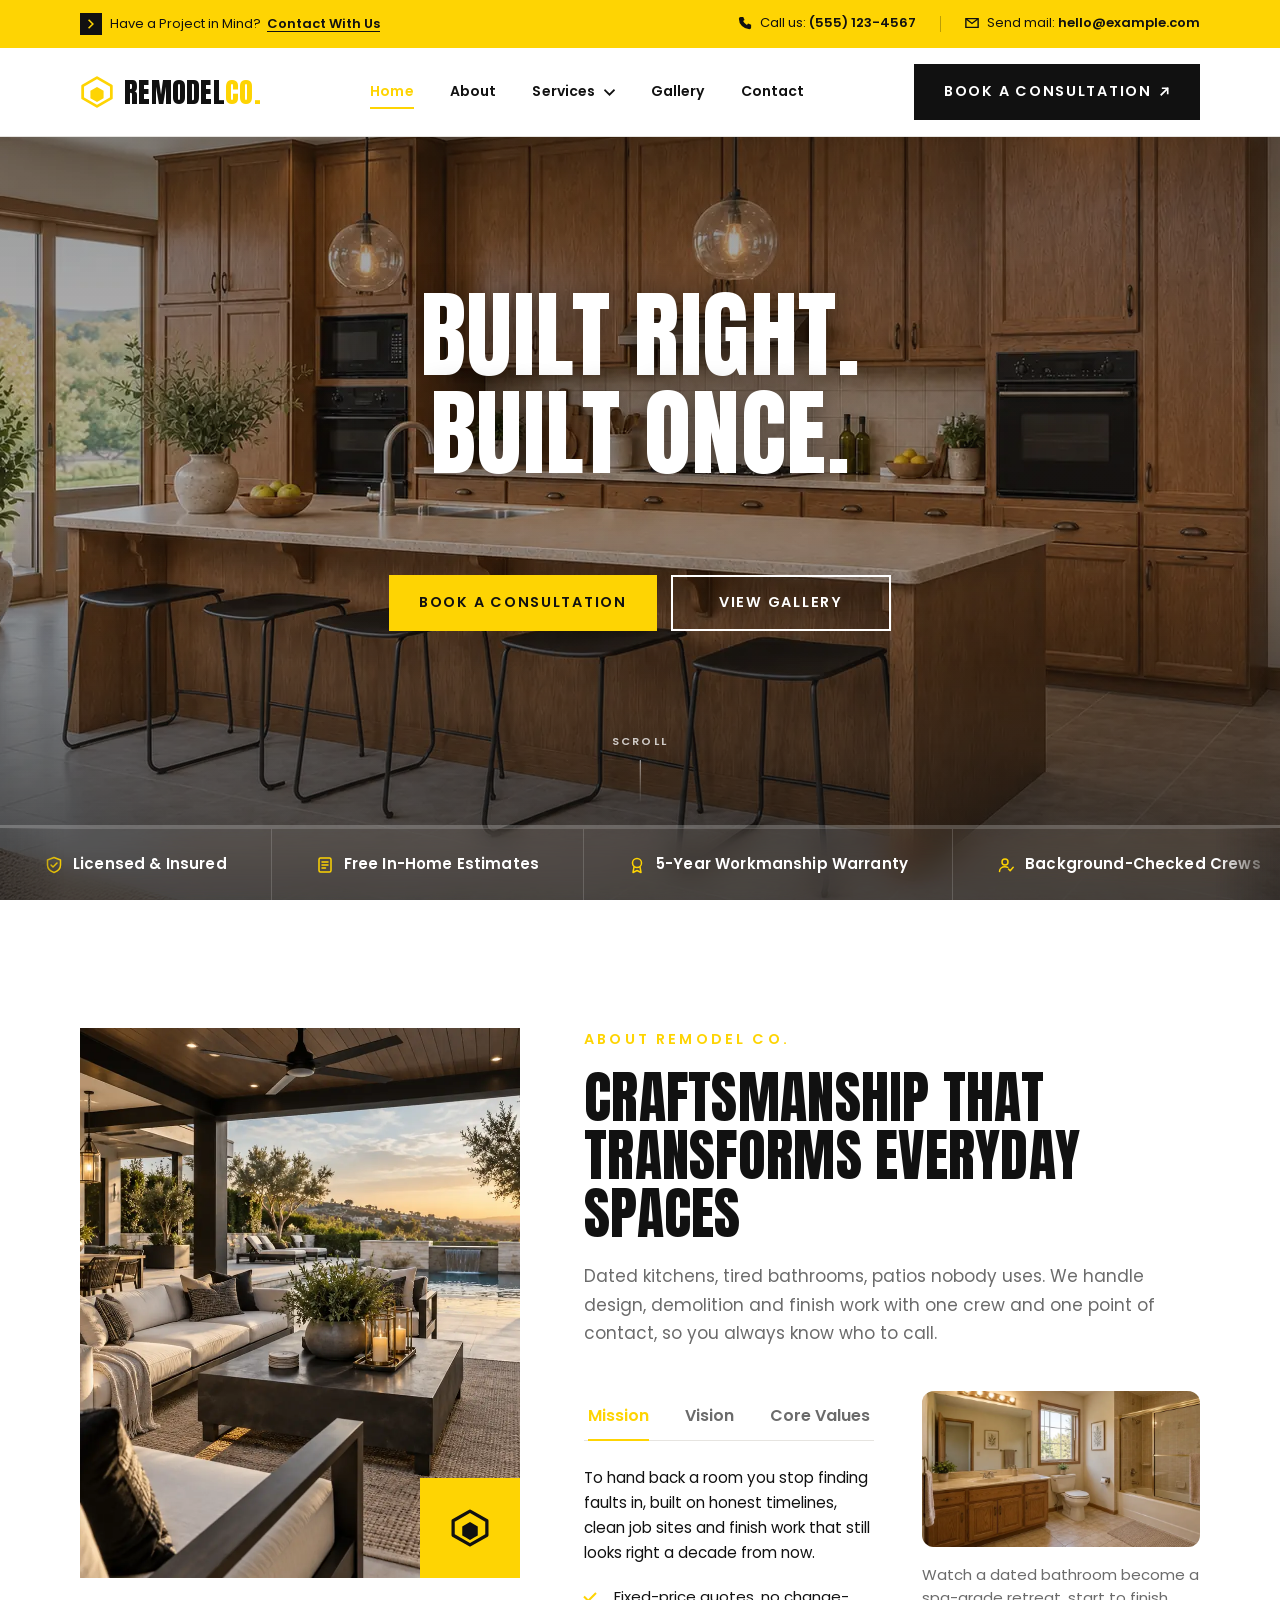
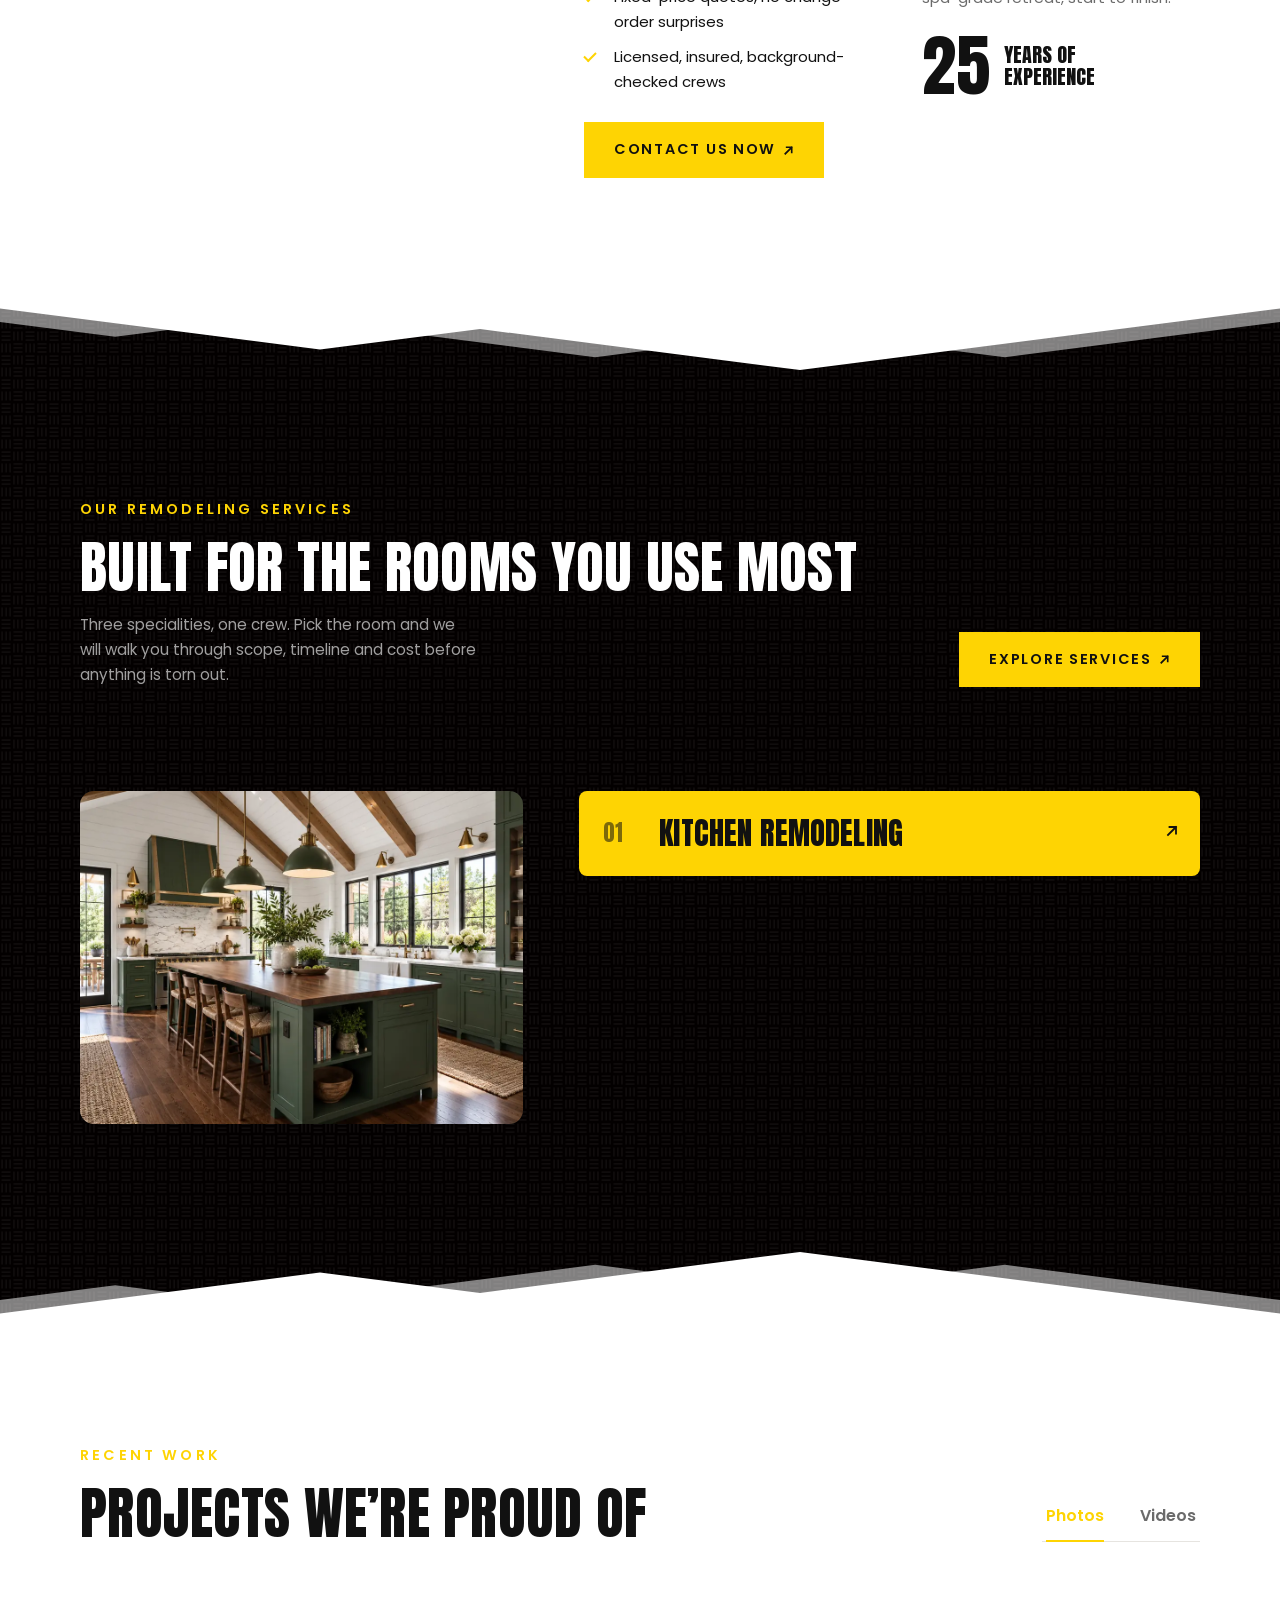
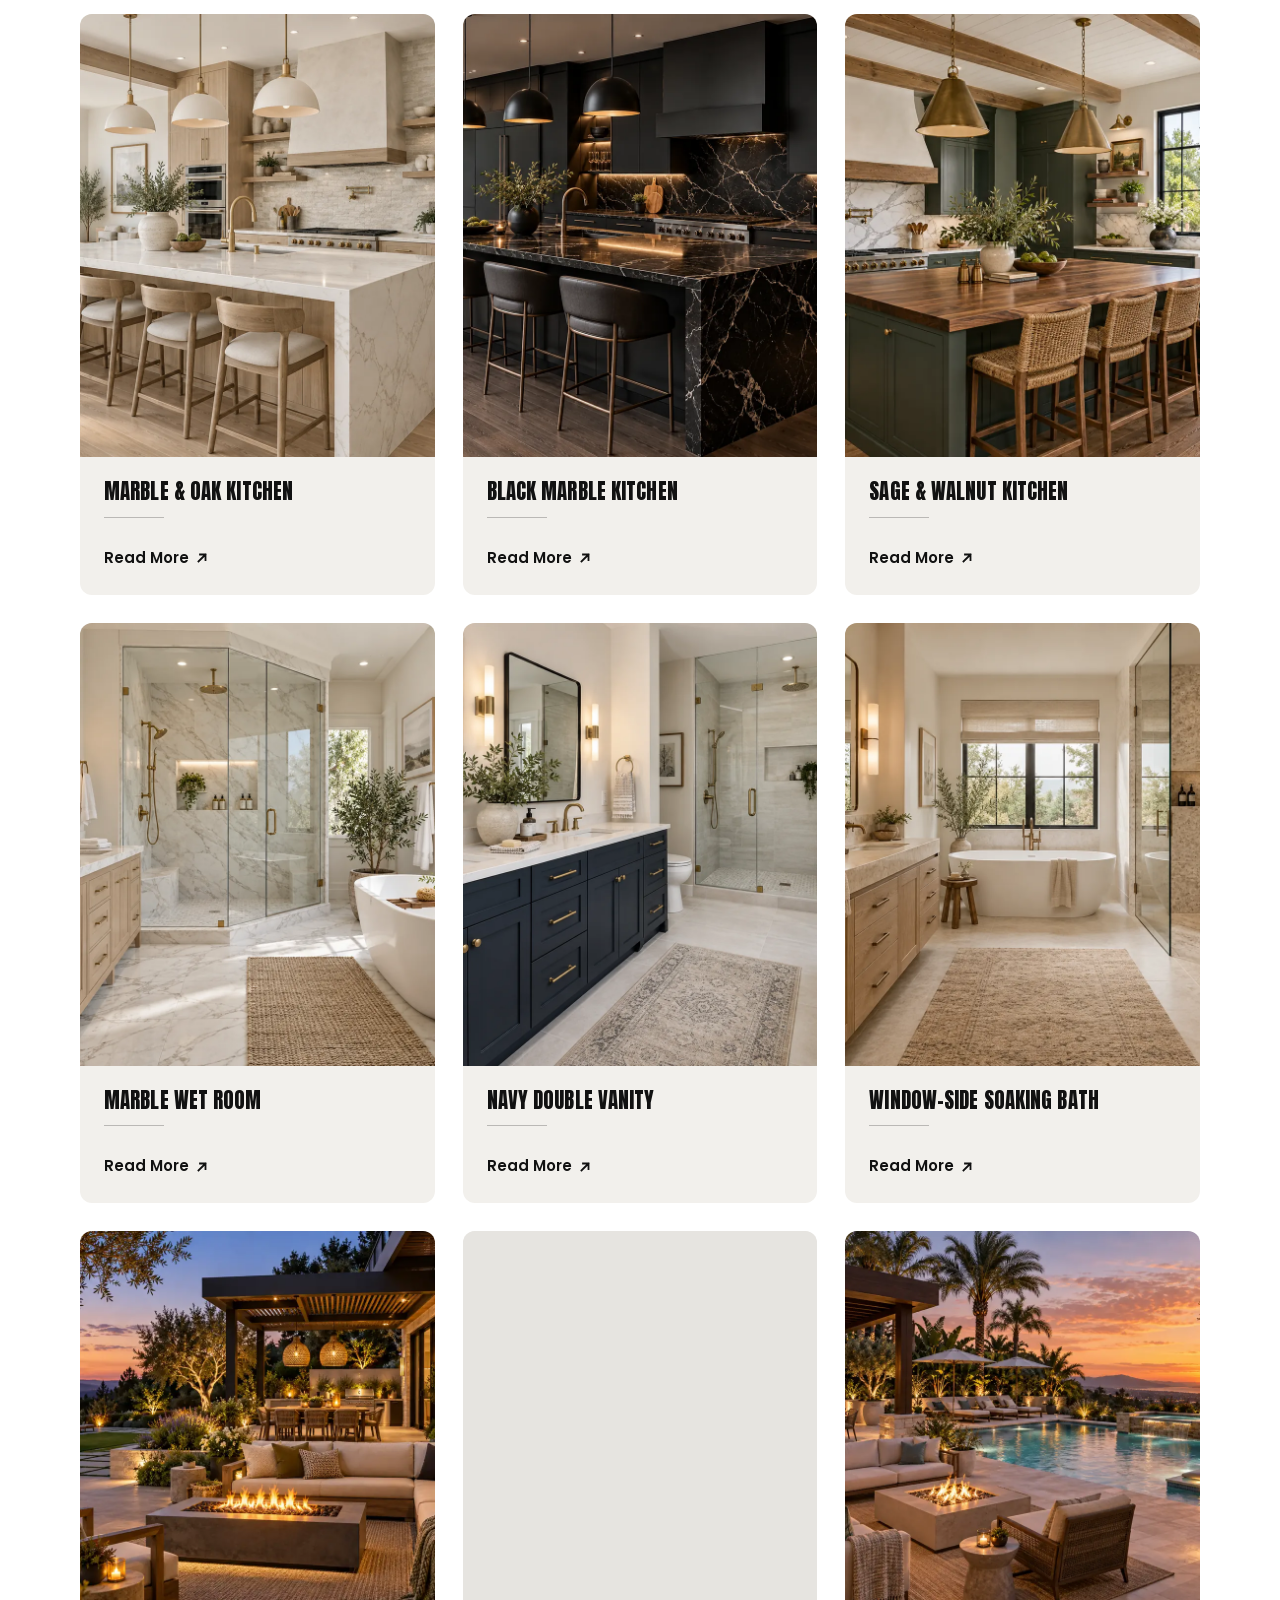
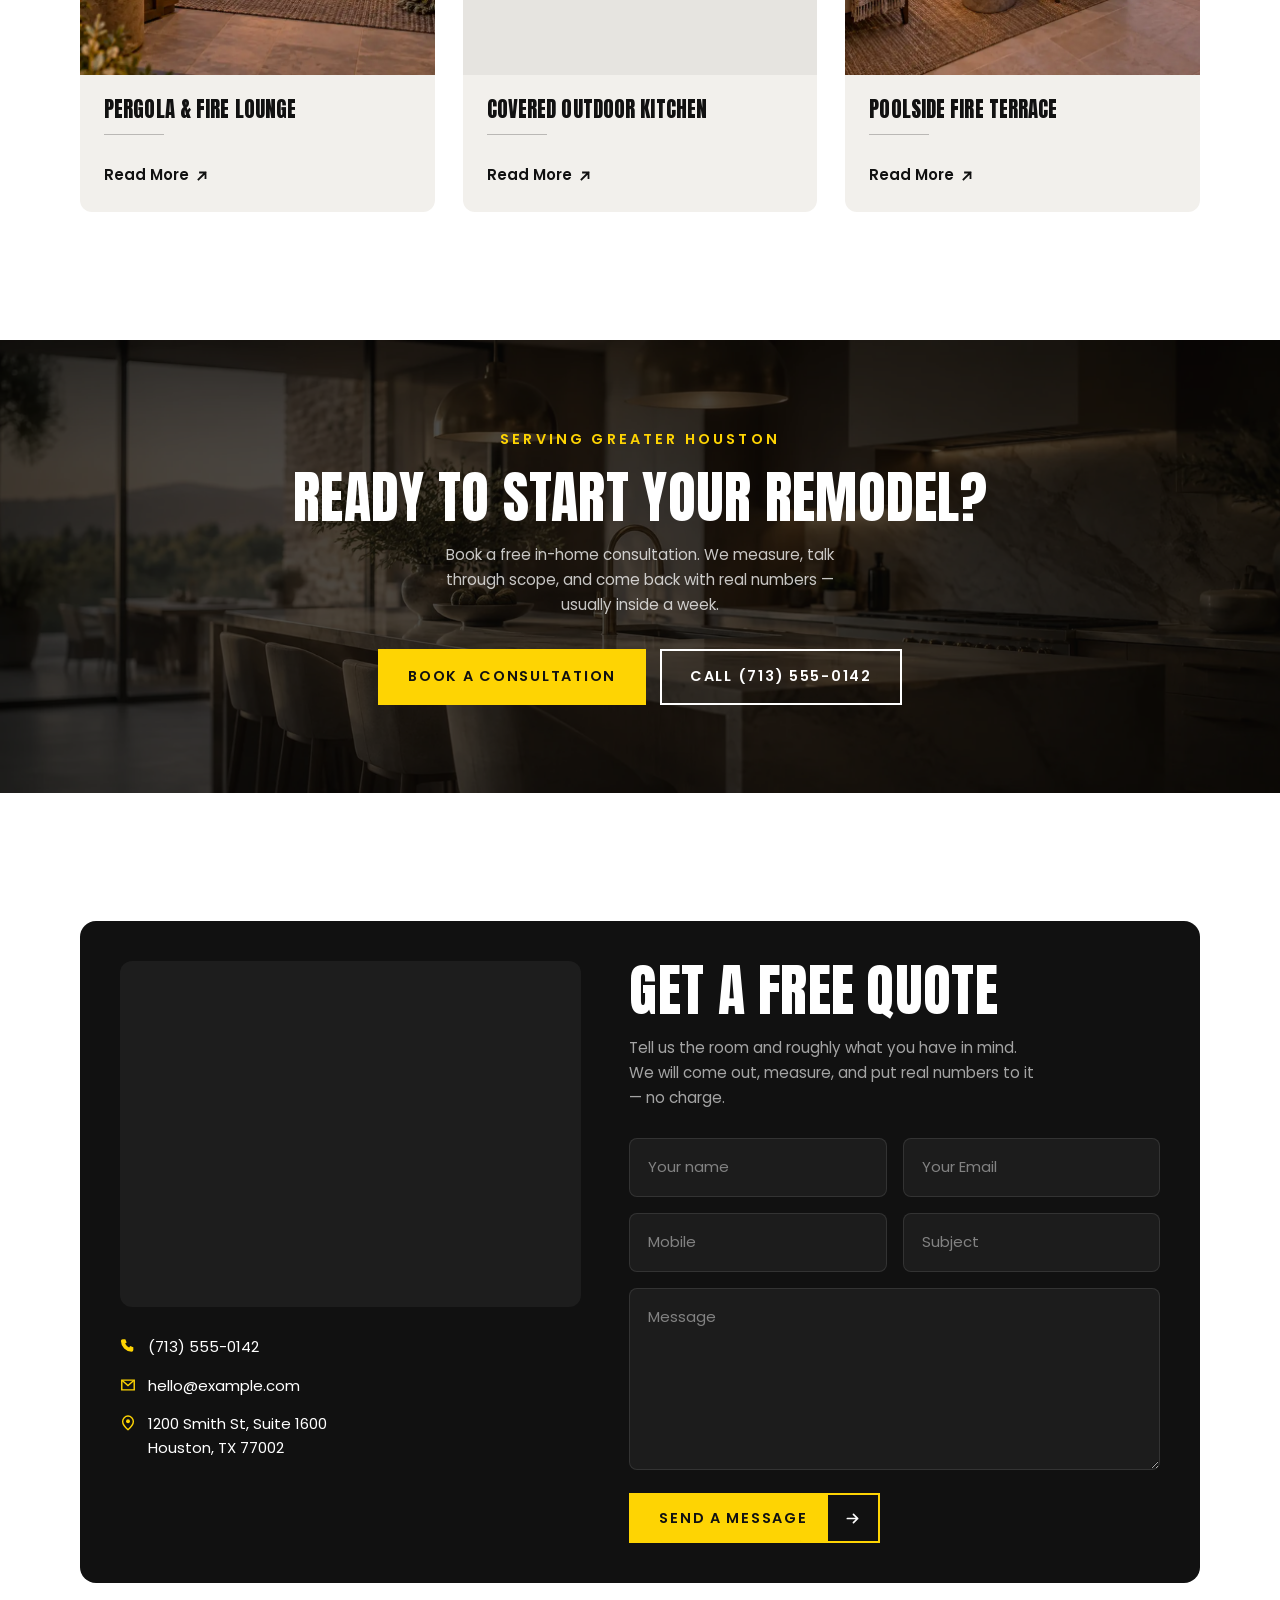
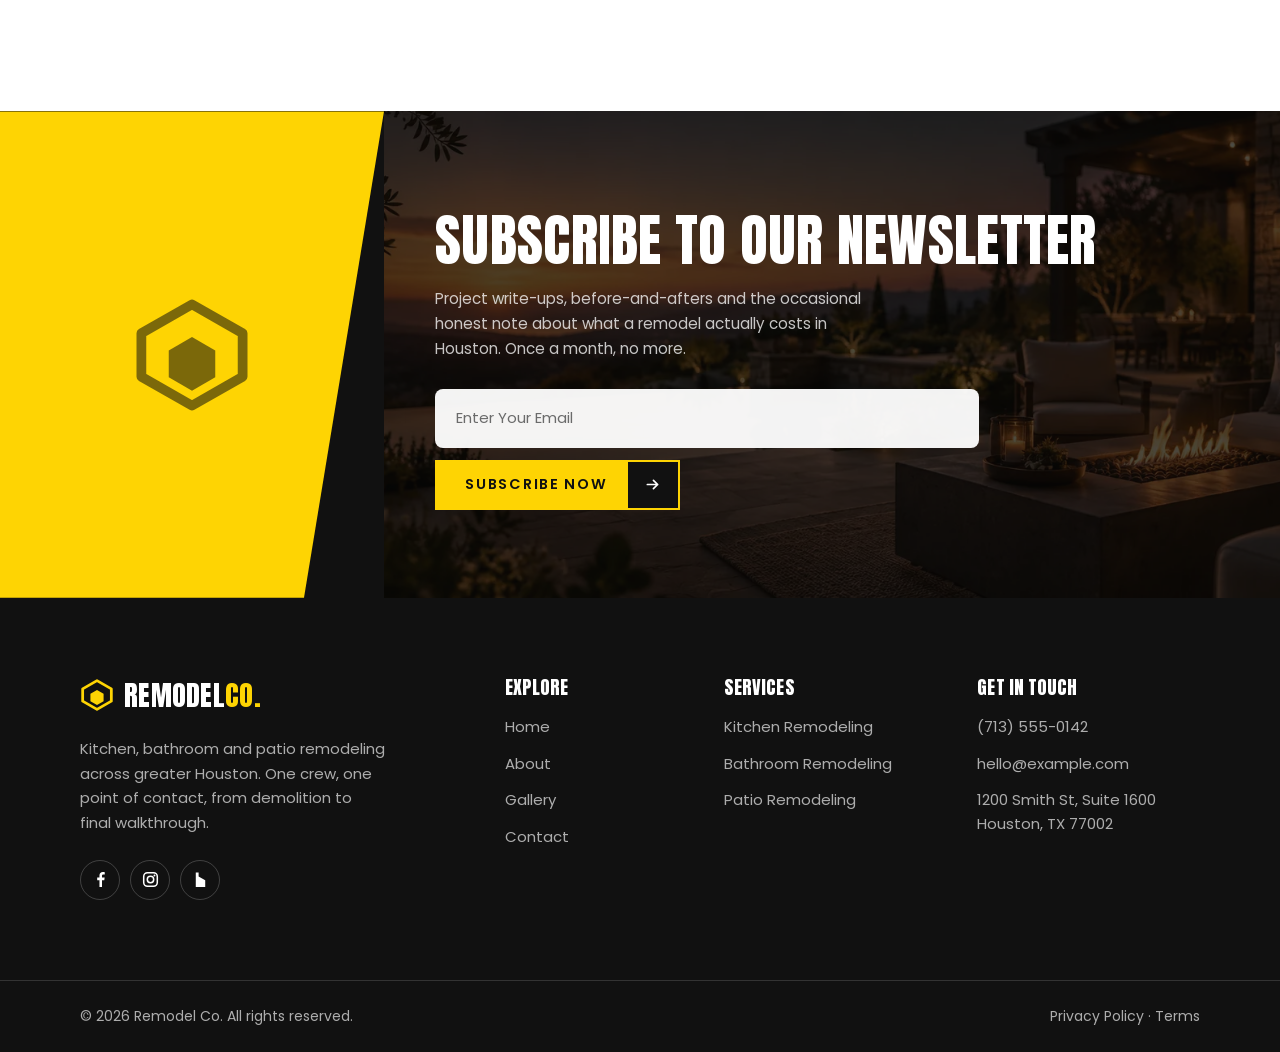
<file: index.html>
<!DOCTYPE html>
<html lang="en">
<head>
  <meta charset="UTF-8" />
  <meta name="viewport" content="width=device-width, initial-scale=1, viewport-fit=cover" />
  <title>Kitchen, Bathroom &amp; Patio Remodeling | Remodeling Co.</title>
  <meta name="description" content="Kitchen, bathroom, and patio remodeling. Watch an outdated space transform into the one you deserve." />

  <!-- Above-the-fold fonts only (MigsFlow §5). Poppins 600 loads normally. -->
  <link rel="preload" href="fonts/anton-400.woff2" as="font" type="font/woff2" crossorigin />
  <link rel="preload" href="fonts/poppins-400.woff2" as="font" type="font/woff2" crossorigin />

  <link rel="stylesheet" href="css/global.css?v=3" />
  <link rel="stylesheet" href="css/styles.css?v=3" />
</head>
<body>

  <a class="skip-link" href="#main">Skip to content</a>

  <!-- ========================= STICKY SITE HEADER ========================= -->
  <header class="site-header" id="siteHeader">

    <!-- Utility bar: scrolls away, leaving the main bar stuck to the top. -->
    <div class="utility-bar">
      <div class="utility-bar__inner">

        <p class="utility-bar__pitch">
          <span class="utility-bar__badge" aria-hidden="true">
            <svg viewBox="0 0 16 16" width="10" height="10" focusable="false">
              <path d="M5 2l6 6-6 6" fill="none" stroke="currentColor" stroke-width="2.5" stroke-linecap="square" />
            </svg>
          </span>
          Have a Project in Mind?
          <a href="#contact">Contact With Us</a>
        </p>

        <ul class="utility-bar__contact">
          <li>
            <a href="tel:+15551234567">
              <svg viewBox="0 0 16 16" width="14" height="14" aria-hidden="true" focusable="false">
                <path d="M3 1h3l1.5 3.5L5.8 5.8a9 9 0 004.4 4.4l1.3-1.7L15 10v3a2 2 0 01-2 2A12 12 0 011 3a2 2 0 012-2z" fill="currentColor" />
              </svg>
              <span>Call us: <strong>(555) 123-4567</strong></span>
            </a>
          </li>
          <li aria-hidden="true" class="utility-bar__divider"></li>
          <li>
            <a href="mailto:hello@example.com">
              <svg viewBox="0 0 16 16" width="14" height="14" aria-hidden="true" focusable="false">
                <path d="M1 3h14v10H1z" fill="none" stroke="currentColor" stroke-width="1.6" />
                <path d="M1.5 3.5L8 8.5l6.5-5" fill="none" stroke="currentColor" stroke-width="1.6" />
              </svg>
              <span>Send mail: <strong>hello@example.com</strong></span>
            </a>
          </li>
        </ul>

      </div>
    </div>

    <!-- Main bar: sticks to the top of the viewport once scrolling starts. -->
    <div class="main-bar">
      <div class="main-bar__inner">

        <a class="site-logo" href="/" aria-label="Remodeling Co. home">
          <svg class="site-logo__mark" viewBox="0 0 32 32" width="34" height="34" aria-hidden="true" focusable="false">
            <path d="M16 2.5 2.5 10.2v11.6L16 29.5l13.5-7.7V10.2z" fill="none" stroke="currentColor" stroke-width="2.6" stroke-linejoin="round" />
            <path d="M16 11.2 9.8 14.8v7.1L16 25.5l6.2-3.6v-7.1z" fill="currentColor" />
          </svg>
          <span class="site-logo__text">Remodel<span>Co.</span></span>
        </a>

        <nav class="primary-nav" id="primaryNav" aria-label="Main">
          <ul class="primary-nav__list">
            <li><a class="primary-nav__link" href="#hero">Home</a></li>
            <li><a class="primary-nav__link" href="#about">About</a></li>

            <li class="primary-nav__item--has-submenu">
              <button
                class="primary-nav__link submenu-toggle"
                type="button"
                data-nav-section="services"
                aria-expanded="false"
                aria-controls="servicesSubmenu">
                Services
                <svg class="submenu-toggle__chevron" viewBox="0 0 12 8" width="11" height="7" aria-hidden="true" focusable="false">
                  <path d="M1 1.5 6 6.5l5-5" fill="none" stroke="currentColor" stroke-width="2" stroke-linecap="square" />
                </svg>
              </button>
              <div class="submenu" id="servicesSubmenu">
                <ul class="submenu__list">
                  <li><a class="submenu__link" href="html/services-details.html">Kitchen Remodeling</a></li>
                  <li><a class="submenu__link" href="html/services-details.html">Bathroom Remodeling</a></li>
                  <li><a class="submenu__link" href="html/services-details.html">Patio Remodeling</a></li>
                </ul>
              </div>
            </li>

            <li><a class="primary-nav__link" href="#gallery">Gallery</a></li>
            <li><a class="primary-nav__link" href="#contact">Contact</a></li>

            <li class="primary-nav__cta">
              <a class="btn btn--dark" href="#contact">Book a Consultation</a>
            </li>
          </ul>
        </nav>

        <div class="main-bar__actions">
          <a class="btn btn--dark main-bar__cta" href="#contact">
            Book a Consultation
            <svg viewBox="0 0 12 12" width="11" height="11" aria-hidden="true" focusable="false">
              <path d="M2.5 9.5 9.5 2.5M4 2.5h5.5V8" fill="none" stroke="currentColor" stroke-width="1.8" stroke-linecap="square" />
            </svg>
          </a>

          <button
            class="nav-toggle"
            id="navToggle"
            type="button"
            aria-expanded="false"
            aria-controls="primaryNav">
            <span class="nav-toggle__bars" aria-hidden="true">
              <span></span><span></span><span></span>
            </span>
            <span class="visually-hidden">Menu</span>
          </button>
        </div>

      </div>
    </div>

  </header>

  <div class="nav-backdrop" id="navBackdrop"></div>

  <main id="main">

    <!-- ==================== HERO: scroll-scrubbed renovation ==================== -->
    <section class="hero" id="hero">

      <div class="hero__media">

        <!-- First frame as a responsive picture behind the video. The poster
             attribute takes a single URL, so it cannot serve WebP with a JPG
             fallback or a lighter mobile crop; a background picture can
             (MigsFlow §4). Above the fold, so never lazy loaded. -->
        <picture class="hero__fallback">
          <source media="(min-width: 48em)" srcset="images/hero/kitchen-before.webp" type="image/webp" />
          <source media="(min-width: 48em)" srcset="images/hero/kitchen-before.jpg" type="image/jpeg" />
          <source srcset="images/hero/kitchen-before-m.webp" type="image/webp" />
          <img
            src="images/hero/kitchen-before-m.jpg"
            alt="Dated kitchen with worn oak cabinets and old appliances before remodeling"
            width="800"
            height="450"
            decoding="async"
            fetchpriority="high" />
        </picture>

        <video
          class="hero__video"
          id="renovationVideo"
          data-src-desktop="video/kitchen-renovation.mp4"
          data-src-mobile="video/kitchen-renovation-mobile.mp4"
          muted
          playsinline
          webkit-playsinline
          preload="auto"
          disablepictureinpicture
          disableremoteplayback
          tabindex="-1"
          aria-hidden="true"></video>

        <div class="hero__scrim" aria-hidden="true"></div>
      </div>

      <div class="hero__content">

        <!-- Stacked copy. Each stage fades in and out as the scroll scrubs. -->
        <div class="hero__stages" id="heroStages">
          <h1 class="hero__quote" data-stage="0">Built Right.<br />Built Once.</h1>
          <p class="hero__quote" data-stage="1">No Surprises.<br />No Shortcuts.</p>
          <p class="hero__quote" data-stage="2">Kitchens.<br />Bathrooms. Patios.</p>
        </div>

        <!-- One real control pair, timed to fade with the quote blocks. -->
        <div class="hero__actions" id="heroActions">
          <a class="btn btn--primary" href="#contact">Book a Consultation</a>
          <a class="btn btn--on-dark" href="#gallery">View Gallery</a>
        </div>

      </div>

      <div class="hero__cue" id="heroCue" aria-hidden="true">
        <span>Scroll</span>
        <span class="hero__cue-line"></span>
      </div>

      <!-- Trust bar. The second track is an exact copy: the strip scrolls by
           half its own width, so it lands on the duplicate and loops with no
           visible seam. The copy is hidden from assistive tech. -->
      <div class="hero__trust">
        <div class="trust" role="region" aria-label="Why homeowners choose us">
          <div class="trust__inner">
            <ul class="trust__track">
              <li class="trust__item">
                <svg class="trust__icon" viewBox="0 0 18 18" width="18" height="18" aria-hidden="true" focusable="false"><path d="M9 1.5 2.5 4v5c0 3.6 2.7 6.2 6.5 7.5 3.8-1.3 6.5-3.9 6.5-7.5V4L9 1.5Z" fill="none" stroke="currentColor" stroke-width="1.5" stroke-linejoin="round"/><path d="m6 9 2 2 4-4" fill="none" stroke="currentColor" stroke-width="1.5" stroke-linecap="round" stroke-linejoin="round"/></svg>
                <span>Licensed &amp; Insured</span>
              </li>
              <li class="trust__item">
                <svg class="trust__icon" viewBox="0 0 18 18" width="18" height="18" aria-hidden="true" focusable="false"><rect x="3" y="2" width="12" height="14" rx="1.5" fill="none" stroke="currentColor" stroke-width="1.5"/><path d="M6 6h6M6 9h6M6 12h3.5" fill="none" stroke="currentColor" stroke-width="1.5" stroke-linecap="round"/></svg>
                <span>Free In-Home Estimates</span>
              </li>
              <li class="trust__item">
                <svg class="trust__icon" viewBox="0 0 18 18" width="18" height="18" aria-hidden="true" focusable="false"><circle cx="9" cy="7" r="4.5" fill="none" stroke="currentColor" stroke-width="1.5"/><path d="M6 10.8 5 16.5l4-2 4 2-1-5.7" fill="none" stroke="currentColor" stroke-width="1.5" stroke-linejoin="round"/></svg>
                <span>5-Year Workmanship Warranty</span>
              </li>
              <li class="trust__item">
                <svg class="trust__icon" viewBox="0 0 18 18" width="18" height="18" aria-hidden="true" focusable="false"><circle cx="8" cy="6" r="3" fill="none" stroke="currentColor" stroke-width="1.5"/><path d="M2.5 15.5c0-3 2.5-4.8 5.5-4.8 1 0 2 .2 2.8.6" fill="none" stroke="currentColor" stroke-width="1.5" stroke-linecap="round"/><path d="m11.5 13 1.7 1.7 3-3.4" fill="none" stroke="currentColor" stroke-width="1.5" stroke-linecap="round" stroke-linejoin="round"/></svg>
                <span>Background-Checked Crews</span>
              </li>
              <li class="trust__item">
                <svg class="trust__icon" viewBox="0 0 18 18" width="18" height="18" aria-hidden="true" focusable="false"><path d="M9 1.5v4M9 12.5v4M1.5 9h4M12.5 9h4" fill="none" stroke="currentColor" stroke-width="1.5" stroke-linecap="round"/><path d="m4 4 2.5 2.5M11.5 11.5 14 14M14 4l-2.5 2.5M6.5 11.5 4 14" fill="none" stroke="currentColor" stroke-width="1.5" stroke-linecap="round"/></svg>
                <span>Daily Site Cleanup</span>
              </li>
              <li class="trust__item">
                <svg class="trust__icon" viewBox="0 0 18 18" width="18" height="18" aria-hidden="true" focusable="false"><rect x="2" y="4" width="14" height="10" rx="1.5" fill="none" stroke="currentColor" stroke-width="1.5"/><path d="M2 7.5h14" fill="none" stroke="currentColor" stroke-width="1.5"/><path d="M5 11h3" fill="none" stroke="currentColor" stroke-width="1.5" stroke-linecap="round"/></svg>
                <span>Financing Available</span>
              </li>
            </ul>
            <ul class="trust__track" aria-hidden="true">
              <li class="trust__item">
                <svg class="trust__icon" viewBox="0 0 18 18" width="18" height="18" aria-hidden="true" focusable="false"><path d="M9 1.5 2.5 4v5c0 3.6 2.7 6.2 6.5 7.5 3.8-1.3 6.5-3.9 6.5-7.5V4L9 1.5Z" fill="none" stroke="currentColor" stroke-width="1.5" stroke-linejoin="round"/><path d="m6 9 2 2 4-4" fill="none" stroke="currentColor" stroke-width="1.5" stroke-linecap="round" stroke-linejoin="round"/></svg>
                <span>Licensed &amp; Insured</span>
              </li>
              <li class="trust__item">
                <svg class="trust__icon" viewBox="0 0 18 18" width="18" height="18" aria-hidden="true" focusable="false"><rect x="3" y="2" width="12" height="14" rx="1.5" fill="none" stroke="currentColor" stroke-width="1.5"/><path d="M6 6h6M6 9h6M6 12h3.5" fill="none" stroke="currentColor" stroke-width="1.5" stroke-linecap="round"/></svg>
                <span>Free In-Home Estimates</span>
              </li>
              <li class="trust__item">
                <svg class="trust__icon" viewBox="0 0 18 18" width="18" height="18" aria-hidden="true" focusable="false"><circle cx="9" cy="7" r="4.5" fill="none" stroke="currentColor" stroke-width="1.5"/><path d="M6 10.8 5 16.5l4-2 4 2-1-5.7" fill="none" stroke="currentColor" stroke-width="1.5" stroke-linejoin="round"/></svg>
                <span>5-Year Workmanship Warranty</span>
              </li>
              <li class="trust__item">
                <svg class="trust__icon" viewBox="0 0 18 18" width="18" height="18" aria-hidden="true" focusable="false"><circle cx="8" cy="6" r="3" fill="none" stroke="currentColor" stroke-width="1.5"/><path d="M2.5 15.5c0-3 2.5-4.8 5.5-4.8 1 0 2 .2 2.8.6" fill="none" stroke="currentColor" stroke-width="1.5" stroke-linecap="round"/><path d="m11.5 13 1.7 1.7 3-3.4" fill="none" stroke="currentColor" stroke-width="1.5" stroke-linecap="round" stroke-linejoin="round"/></svg>
                <span>Background-Checked Crews</span>
              </li>
              <li class="trust__item">
                <svg class="trust__icon" viewBox="0 0 18 18" width="18" height="18" aria-hidden="true" focusable="false"><path d="M9 1.5v4M9 12.5v4M1.5 9h4M12.5 9h4" fill="none" stroke="currentColor" stroke-width="1.5" stroke-linecap="round"/><path d="m4 4 2.5 2.5M11.5 11.5 14 14M14 4l-2.5 2.5M6.5 11.5 4 14" fill="none" stroke="currentColor" stroke-width="1.5" stroke-linecap="round"/></svg>
                <span>Daily Site Cleanup</span>
              </li>
              <li class="trust__item">
                <svg class="trust__icon" viewBox="0 0 18 18" width="18" height="18" aria-hidden="true" focusable="false"><rect x="2" y="4" width="14" height="10" rx="1.5" fill="none" stroke="currentColor" stroke-width="1.5"/><path d="M2 7.5h14" fill="none" stroke="currentColor" stroke-width="1.5"/><path d="M5 11h3" fill="none" stroke="currentColor" stroke-width="1.5" stroke-linecap="round"/></svg>
                <span>Financing Available</span>
              </li>
            </ul>
          </div>
        </div>
      </div>

      <div class="hero__loader" id="heroLoader" role="status" aria-live="polite">
        <span class="hero__loader-track"><span class="hero__loader-fill" id="heroLoaderFill"></span></span>
        <span class="hero__loader-text">Loading&hellip;</span>
      </div>

    </section>

    <!-- ============================ ABOUT ============================ -->
    <section class="section about" id="about">
      <div class="container about__grid">

        <div class="about__media">
          <picture>
            <source media="(min-width: 64em)" srcset="images/about/about-patio.webp" type="image/webp" />
            <source media="(min-width: 64em)" srcset="images/about/about-patio.jpg" type="image/jpeg" />
            <source srcset="images/about/about-patio-m.webp" type="image/webp" />
            <img
              src="images/about/about-patio-m.jpg"
              alt="Covered patio remodel with lounge seating, a fire feature and a pool at sunset"
              width="640"
              height="800"
              loading="lazy"
              decoding="async" />
          </picture>

          <span class="about__badge" aria-hidden="true">
            <svg viewBox="0 0 32 32" width="40" height="40" focusable="false">
              <path d="M16 2.5 2.5 10.2v11.6L16 29.5l13.5-7.7V10.2z" fill="none" stroke="currentColor" stroke-width="2.6" stroke-linejoin="round" />
              <path d="M16 11.2 9.8 14.8v7.1L16 25.5l6.2-3.6v-7.1z" fill="currentColor" />
            </svg>
          </span>
        </div>

        <div class="about__content">
          <p class="eyebrow">About Remodel Co.</p>
          <h2>Craftsmanship That Transforms Everyday Spaces</h2>
          <p class="about__lead">
            Dated kitchens, tired bathrooms, patios nobody uses. We handle design,
            demolition and finish work with one crew and one point of contact, so
            you always know who to call.
          </p>

          <div class="about__columns">

            <div class="tabs" data-tabs>
              <div class="tabs__list" role="tablist" aria-label="What drives our work">
                <button class="tabs__tab" type="button" role="tab" id="tab-mission" aria-controls="panel-mission" aria-selected="true" tabindex="0">Mission</button>
                <button class="tabs__tab" type="button" role="tab" id="tab-vision" aria-controls="panel-vision" aria-selected="false" tabindex="-1">Vision</button>
                <button class="tabs__tab" type="button" role="tab" id="tab-values" aria-controls="panel-values" aria-selected="false" tabindex="-1">Core Values</button>
              </div>

              <div class="tabs__panel" role="tabpanel" id="panel-mission" aria-labelledby="tab-mission" tabindex="0">
                <p>
                  To hand back a room you stop finding faults in, built on honest
                  timelines, clean job sites and finish work that still looks right
                  a decade from now.
                </p>
                <ul class="checklist">
                  <li>Fixed-price quotes, no change-order surprises</li>
                  <li>Licensed, insured, background-checked crews</li>
                </ul>
              </div>

              <div class="tabs__panel" role="tabpanel" id="panel-vision" aria-labelledby="tab-vision" tabindex="0" hidden>
                <p>
                  To be the remodeler homeowners name before they are asked, known
                  for kitchens, bathrooms and patios that outlast the trends they
                  were built in.
                </p>
                <ul class="checklist">
                  <li>Design-led planning before a tile is ordered</li>
                  <li>Workmanship warranty on every project</li>
                </ul>
              </div>

              <div class="tabs__panel" role="tabpanel" id="panel-values" aria-labelledby="tab-values" tabindex="0" hidden>
                <p>
                  Show up when we say we will, protect the home we are working in,
                  and finish the last ten percent with the same care as the first.
                </p>
                <ul class="checklist">
                  <li>Daily site cleanup and dust containment</li>
                  <li>One project manager from demo to walkthrough</li>
                </ul>
              </div>

              <a class="btn btn--primary about__cta" href="#contact">
                Contact Us Now
                <svg viewBox="0 0 12 12" width="11" height="11" aria-hidden="true" focusable="false">
                  <path d="M2.5 9.5 9.5 2.5M4 2.5h5.5V8" fill="none" stroke="currentColor" stroke-width="1.8" stroke-linecap="square" />
                </svg>
              </a>
            </div>

            <aside class="about__aside">
              <figure class="about__figure">
                <div class="about__video">
                  <picture class="about__video-still">
                    <source media="(min-width: 64em)" srcset="images/about/about-bathroom-poster.webp" type="image/webp" />
                    <source media="(min-width: 64em)" srcset="images/about/about-bathroom-poster.jpg" type="image/jpeg" />
                    <source srcset="images/about/about-bathroom-poster-m.webp" type="image/webp" />
                    <img
                      src="images/about/about-bathroom-poster-m.jpg"
                      alt="Dated bathroom with oak vanity and tiled tub surround before remodeling"
                      width="560"
                      height="315"
                      loading="lazy"
                      decoding="async" />
                  </picture>

                  <video
                    class="about__video-el"
                    data-autoplay-inview
                    data-src-desktop="video/bathroom-remodel-about.mp4"
                    data-src-mobile="video/bathroom-remodel-about-mobile.mp4"
                    muted
                    loop
                    playsinline
                    webkit-playsinline
                    preload="none"
                    disablepictureinpicture
                    disableremoteplayback
                    tabindex="-1"
                    aria-hidden="true"></video>
                </div>
                <figcaption>
                  Watch a dated bathroom become a spa-grade retreat, start to finish.
                </figcaption>
              </figure>

              <p class="about__stat">
                <span class="about__stat-number">25</span>
                <span class="about__stat-label">Years Of<br />Experience</span>
              </p>
            </aside>

          </div>
        </div>

      </div>
    </section>

    <!-- =========================== SERVICES =========================== -->
    <section class="section services" id="services">

      <!-- Tiled crosshatch background. -->
      <div class="services__pattern" aria-hidden="true"></div>

      <!-- Transition from the white About section above. Coloured white and
           masked to the pyramid shape, so it reads as the section above
           dripping into this one. -->
      <div class="services__divider" aria-hidden="true"></div>

      <!-- Same shape mirrored, handing off to the white Gallery below. -->
      <div class="services__divider services__divider--bottom" aria-hidden="true"></div>

      <div class="container services__inner">

        <header class="services__head">
          <div class="services__intro">
            <p class="eyebrow">Our Remodeling Services</p>
            <h2>Built For The Rooms You Use Most</h2>
            <p class="services__lead">
              Three specialities, one crew. Pick the room and we will walk you
              through scope, timeline and cost before anything is torn out.
            </p>
          </div>

          <a class="btn btn--primary services__cta" href="html/services-details.html">
            Explore Services
            <svg viewBox="0 0 12 12" width="11" height="11" aria-hidden="true" focusable="false">
              <path d="M2.5 9.5 9.5 2.5M4 2.5h5.5V8" fill="none" stroke="currentColor" stroke-width="1.8" stroke-linecap="square" />
            </svg>
          </a>
        </header>

        <div class="services__body">

          <div class="services__visual">
          <picture class="services__image is-active" data-service="kitchen">
            <source media="(min-width: 48em)" srcset="images/services/kitchen.webp" type="image/webp" />
            <source media="(min-width: 48em)" srcset="images/services/kitchen.jpg" type="image/jpeg" />
            <source srcset="images/services/kitchen-m.webp" type="image/webp" />
            <img src="images/services/kitchen-m.jpg" alt="Modern kitchen remodel with dark cabinetry and a marble island" width="640" height="480" loading="lazy" decoding="async" />
          </picture>
          <picture class="services__image" data-service="bathroom" aria-hidden="true">
            <source media="(min-width: 48em)" srcset="images/services/bathroom.webp" type="image/webp" />
            <source media="(min-width: 48em)" srcset="images/services/bathroom.jpg" type="image/jpeg" />
            <source srcset="images/services/bathroom-m.webp" type="image/webp" />
            <img src="images/services/bathroom-m.jpg" alt="Renovated bathroom with a walk-in glass shower and freestanding tub" width="640" height="480" loading="lazy" decoding="async" />
          </picture>
          <picture class="services__image" data-service="patio" aria-hidden="true">
            <source media="(min-width: 48em)" srcset="images/services/patio.webp" type="image/webp" />
            <source media="(min-width: 48em)" srcset="images/services/patio.jpg" type="image/jpeg" />
            <source srcset="images/services/patio-m.webp" type="image/webp" />
            <img src="images/services/patio-m.jpg" alt="Covered patio with lounge seating and a pool at sunset" width="640" height="480" loading="lazy" decoding="async" />
          </picture>
          </div>

          <ul class="services__list">
            <li id="kitchen">
              <a class="services__item is-active" href="html/services-details.html" data-service="kitchen">
                <span class="services__num">01</span>
                <span class="services__name">Kitchen Remodeling</span>
                <svg class="services__arrow" viewBox="0 0 14 14" width="14" height="14" aria-hidden="true" focusable="false">
                  <path d="M3 11 11 3M4.5 3H11v6.5" fill="none" stroke="currentColor" stroke-width="1.8" stroke-linecap="square" />
                </svg>
              </a>
            </li>
            <li id="bathroom">
              <a class="services__item" href="html/services-details.html" data-service="bathroom">
                <span class="services__num">02</span>
                <span class="services__name">Bathroom Remodeling</span>
                <svg class="services__arrow" viewBox="0 0 14 14" width="14" height="14" aria-hidden="true" focusable="false">
                  <path d="M3 11 11 3M4.5 3H11v6.5" fill="none" stroke="currentColor" stroke-width="1.8" stroke-linecap="square" />
                </svg>
              </a>
            </li>
            <li id="patio">
              <a class="services__item" href="html/services-details.html" data-service="patio">
                <span class="services__num">03</span>
                <span class="services__name">Patio Remodeling</span>
                <svg class="services__arrow" viewBox="0 0 14 14" width="14" height="14" aria-hidden="true" focusable="false">
                  <path d="M3 11 11 3M4.5 3H11v6.5" fill="none" stroke="currentColor" stroke-width="1.8" stroke-linecap="square" />
                </svg>
              </a>
            </li>
          </ul>

        </div>
      </div>
    </section>

    <!-- ============================ GALLERY =========================== -->
    <section class="section gallery" id="gallery">
      <div class="container gallery__inner" data-tabs>

        <header class="gallery__head">
          <div>
            <p class="eyebrow">Recent Work</p>
            <h2>Projects We&rsquo;re Proud Of</h2>
          </div>

          <div class="tabs__list" role="tablist" aria-label="Gallery media type">
            <button class="tabs__tab" type="button" role="tab" id="tab-photos" aria-controls="panel-photos" aria-selected="true" tabindex="0">Photos</button>
            <button class="tabs__tab" type="button" role="tab" id="tab-videos" aria-controls="panel-videos" aria-selected="false" tabindex="-1">Videos</button>
          </div>
        </header>

        <div class="tabs__panel" role="tabpanel" id="panel-photos" aria-labelledby="tab-photos" tabindex="0">
          <ul class="gallery__grid">
            <li>
              <a class="card" href="#contact">
                <div class="card__media">
                  <picture>
                    <source media="(min-width: 48em)" srcset="images/gallery/project-01.webp" type="image/webp" />
                    <source media="(min-width: 48em)" srcset="images/gallery/project-01.jpg" type="image/jpeg" />
                    <source srcset="images/gallery/project-01-m.webp" type="image/webp" />
                    <img src="images/gallery/project-01-m.jpg" alt="Open kitchen with a marble waterfall island and oak cabinetry" width="480" height="600" loading="lazy" decoding="async" />
                  </picture>
                </div>
                <div class="card__body">
                  <h3 class="card__title">Marble &amp; Oak Kitchen</h3>
                  <span class="card__rule" aria-hidden="true"></span>
                  <div class="card__reveal">
                    <p class="card__text">A widened galley opened to the dining room, wrapped in honed marble and pale oak.</p>
                  </div>
                  <span class="card__more">Read More <svg class="card__arrow" viewBox="0 0 12 12" width="12" height="12" aria-hidden="true" focusable="false"><path d="M2.5 9.5 9.5 2.5M4 2.5h5.5V8" fill="none" stroke="currentColor" stroke-width="1.8" stroke-linecap="square"/></svg></span>
                </div>
              </a>
            </li>
            <li>
              <a class="card" href="#contact">
                <div class="card__media">
                  <picture>
                    <source media="(min-width: 48em)" srcset="images/gallery/project-02.webp" type="image/webp" />
                    <source media="(min-width: 48em)" srcset="images/gallery/project-02.jpg" type="image/jpeg" />
                    <source srcset="images/gallery/project-02-m.webp" type="image/webp" />
                    <img src="images/gallery/project-02-m.jpg" alt="Modern kitchen with black cabinetry and a veined black marble island" width="480" height="600" loading="lazy" decoding="async" />
                  </picture>
                </div>
                <div class="card__body">
                  <h3 class="card__title">Black Marble Kitchen</h3>
                  <span class="card__rule" aria-hidden="true"></span>
                  <div class="card__reveal">
                    <p class="card__text">Matte black cabinetry and a dramatic veined island, lit from under every shelf.</p>
                  </div>
                  <span class="card__more">Read More <svg class="card__arrow" viewBox="0 0 12 12" width="12" height="12" aria-hidden="true" focusable="false"><path d="M2.5 9.5 9.5 2.5M4 2.5h5.5V8" fill="none" stroke="currentColor" stroke-width="1.8" stroke-linecap="square"/></svg></span>
                </div>
              </a>
            </li>
            <li>
              <a class="card" href="#contact">
                <div class="card__media">
                  <picture>
                    <source media="(min-width: 48em)" srcset="images/gallery/project-03.webp" type="image/webp" />
                    <source media="(min-width: 48em)" srcset="images/gallery/project-03.jpg" type="image/jpeg" />
                    <source srcset="images/gallery/project-03-m.webp" type="image/webp" />
                    <img src="images/gallery/project-03-m.jpg" alt="Kitchen with sage green cabinets, exposed beams and a walnut island" width="480" height="600" loading="lazy" decoding="async" />
                  </picture>
                </div>
                <div class="card__body">
                  <h3 class="card__title">Sage &amp; Walnut Kitchen</h3>
                  <span class="card__rule" aria-hidden="true"></span>
                  <div class="card__reveal">
                    <p class="card__text">Exposed beams kept, everything else rebuilt around a walnut-topped island.</p>
                  </div>
                  <span class="card__more">Read More <svg class="card__arrow" viewBox="0 0 12 12" width="12" height="12" aria-hidden="true" focusable="false"><path d="M2.5 9.5 9.5 2.5M4 2.5h5.5V8" fill="none" stroke="currentColor" stroke-width="1.8" stroke-linecap="square"/></svg></span>
                </div>
              </a>
            </li>
            <li>
              <a class="card" href="#contact">
                <div class="card__media">
                  <picture>
                    <source media="(min-width: 48em)" srcset="images/gallery/project-04.webp" type="image/webp" />
                    <source media="(min-width: 48em)" srcset="images/gallery/project-04.jpg" type="image/jpeg" />
                    <source srcset="images/gallery/project-04-m.webp" type="image/webp" />
                    <img src="images/gallery/project-04-m.jpg" alt="Bathroom wet room with a glass shower and freestanding tub" width="480" height="600" loading="lazy" decoding="async" />
                  </picture>
                </div>
                <div class="card__body">
                  <h3 class="card__title">Marble Wet Room</h3>
                  <span class="card__rule" aria-hidden="true"></span>
                  <div class="card__reveal">
                    <p class="card__text">Shower and soaking tub share one waterproofed wet room, finished wall to wall in marble.</p>
                  </div>
                  <span class="card__more">Read More <svg class="card__arrow" viewBox="0 0 12 12" width="12" height="12" aria-hidden="true" focusable="false"><path d="M2.5 9.5 9.5 2.5M4 2.5h5.5V8" fill="none" stroke="currentColor" stroke-width="1.8" stroke-linecap="square"/></svg></span>
                </div>
              </a>
            </li>
            <li>
              <a class="card" href="#contact">
                <div class="card__media">
                  <picture>
                    <source media="(min-width: 48em)" srcset="images/gallery/project-05.webp" type="image/webp" />
                    <source media="(min-width: 48em)" srcset="images/gallery/project-05.jpg" type="image/jpeg" />
                    <source srcset="images/gallery/project-05-m.webp" type="image/webp" />
                    <img src="images/gallery/project-05-m.jpg" alt="Bathroom with a navy double vanity and glass shower" width="480" height="600" loading="lazy" decoding="async" />
                  </picture>
                </div>
                <div class="card__body">
                  <h3 class="card__title">Navy Double Vanity</h3>
                  <span class="card__rule" aria-hidden="true"></span>
                  <div class="card__reveal">
                    <p class="card__text">A single sink became two, with full-height storage either side of the shower.</p>
                  </div>
                  <span class="card__more">Read More <svg class="card__arrow" viewBox="0 0 12 12" width="12" height="12" aria-hidden="true" focusable="false"><path d="M2.5 9.5 9.5 2.5M4 2.5h5.5V8" fill="none" stroke="currentColor" stroke-width="1.8" stroke-linecap="square"/></svg></span>
                </div>
              </a>
            </li>
            <li>
              <a class="card" href="#contact">
                <div class="card__media">
                  <picture>
                    <source media="(min-width: 48em)" srcset="images/gallery/project-06.webp" type="image/webp" />
                    <source media="(min-width: 48em)" srcset="images/gallery/project-06.jpg" type="image/jpeg" />
                    <source srcset="images/gallery/project-06-m.webp" type="image/webp" />
                    <img src="images/gallery/project-06-m.jpg" alt="Bathroom with a freestanding tub beside a large window" width="480" height="600" loading="lazy" decoding="async" />
                  </picture>
                </div>
                <div class="card__body">
                  <h3 class="card__title">Window-Side Soaking Bath</h3>
                  <span class="card__rule" aria-hidden="true"></span>
                  <div class="card__reveal">
                    <p class="card__text">The tub moved to the window and the room finally got the light it always had.</p>
                  </div>
                  <span class="card__more">Read More <svg class="card__arrow" viewBox="0 0 12 12" width="12" height="12" aria-hidden="true" focusable="false"><path d="M2.5 9.5 9.5 2.5M4 2.5h5.5V8" fill="none" stroke="currentColor" stroke-width="1.8" stroke-linecap="square"/></svg></span>
                </div>
              </a>
            </li>
            <li>
              <a class="card" href="#contact">
                <div class="card__media">
                  <picture>
                    <source media="(min-width: 48em)" srcset="images/gallery/project-07.webp" type="image/webp" />
                    <source media="(min-width: 48em)" srcset="images/gallery/project-07.jpg" type="image/jpeg" />
                    <source srcset="images/gallery/project-07-m.webp" type="image/webp" />
                    <img src="images/gallery/project-07-m.jpg" alt="Covered patio with a pergola, fire table and lounge seating at dusk" width="480" height="600" loading="lazy" decoding="async" />
                  </picture>
                </div>
                <div class="card__body">
                  <h3 class="card__title">Pergola &amp; Fire Lounge</h3>
                  <span class="card__rule" aria-hidden="true"></span>
                  <div class="card__reveal">
                    <p class="card__text">A cedar pergola, a gas fire table and lighting designed for after sunset.</p>
                  </div>
                  <span class="card__more">Read More <svg class="card__arrow" viewBox="0 0 12 12" width="12" height="12" aria-hidden="true" focusable="false"><path d="M2.5 9.5 9.5 2.5M4 2.5h5.5V8" fill="none" stroke="currentColor" stroke-width="1.8" stroke-linecap="square"/></svg></span>
                </div>
              </a>
            </li>
            <li>
              <a class="card" href="#contact">
                <div class="card__media">
                  <picture>
                    <source media="(min-width: 48em)" srcset="images/gallery/project-08.webp" type="image/webp" />
                    <source media="(min-width: 48em)" srcset="images/gallery/project-08.jpg" type="image/jpeg" />
                    <source srcset="images/gallery/project-08-m.webp" type="image/webp" />
                    <img src="images/gallery/project-08-m.jpg" alt="Covered outdoor kitchen and dining area" width="480" height="600" loading="lazy" decoding="async" />
                  </picture>
                </div>
                <div class="card__body">
                  <h3 class="card__title">Covered Outdoor Kitchen</h3>
                  <span class="card__rule" aria-hidden="true"></span>
                  <div class="card__reveal">
                    <p class="card__text">Full outdoor kitchen and dining under a vaulted ceiling, open to the yard on three sides.</p>
                  </div>
                  <span class="card__more">Read More <svg class="card__arrow" viewBox="0 0 12 12" width="12" height="12" aria-hidden="true" focusable="false"><path d="M2.5 9.5 9.5 2.5M4 2.5h5.5V8" fill="none" stroke="currentColor" stroke-width="1.8" stroke-linecap="square"/></svg></span>
                </div>
              </a>
            </li>
            <li>
              <a class="card" href="#contact">
                <div class="card__media">
                  <picture>
                    <source media="(min-width: 48em)" srcset="images/gallery/project-09.webp" type="image/webp" />
                    <source media="(min-width: 48em)" srcset="images/gallery/project-09.jpg" type="image/jpeg" />
                    <source srcset="images/gallery/project-09-m.webp" type="image/webp" />
                    <img src="images/gallery/project-09-m.jpg" alt="Poolside terrace with a fire table at sunset" width="480" height="600" loading="lazy" decoding="async" />
                  </picture>
                </div>
                <div class="card__body">
                  <h3 class="card__title">Poolside Fire Terrace</h3>
                  <span class="card__rule" aria-hidden="true"></span>
                  <div class="card__reveal">
                    <p class="card__text">Re-decked, re-planted and re-lit, with a fire table set against the sunset view.</p>
                  </div>
                  <span class="card__more">Read More <svg class="card__arrow" viewBox="0 0 12 12" width="12" height="12" aria-hidden="true" focusable="false"><path d="M2.5 9.5 9.5 2.5M4 2.5h5.5V8" fill="none" stroke="currentColor" stroke-width="1.8" stroke-linecap="square"/></svg></span>
                </div>
              </a>
            </li>
          </ul>
        </div>

        <div class="tabs__panel" role="tabpanel" id="panel-videos" aria-labelledby="tab-videos" tabindex="0" hidden>
          <ul class="gallery__grid gallery__grid--video">
            <li>
              <a class="card card--video" href="#contact" data-autoplay-inview>
                <div class="card__media">
                  <picture>
                    <source media="(min-width: 48em)" srcset="images/gallery/video-01-poster.webp" type="image/webp" />
                    <source media="(min-width: 48em)" srcset="images/gallery/video-01-poster.jpg" type="image/jpeg" />
                    <source srcset="images/gallery/video-01-poster-m.webp" type="image/webp" />
                    <img src="images/gallery/video-01-poster-m.jpg" alt="Dated kitchen before remodeling" width="560" height="315" loading="lazy" decoding="async" />
                  </picture>
                  <video
                    class="card__video"
                    data-src-desktop="video/gallery-kitchen.mp4"
                    data-src-mobile="video/gallery-kitchen-mobile.mp4"
                    muted loop playsinline webkit-playsinline preload="none"
                    disablepictureinpicture disableremoteplayback
                    tabindex="-1" aria-hidden="true"></video>
                  <span class="card__play" aria-hidden="true">
                    <svg viewBox="0 0 24 24" width="20" height="20" focusable="false"><path d="M8 5.5v13l11-6.5z" fill="currentColor"/></svg>
                  </span>
                </div>
                <div class="card__body">
                  <h3 class="card__title">Kitchen, Start To Finish</h3>
                  <span class="card__rule" aria-hidden="true"></span>
                  <div class="card__reveal">
                    <p class="card__text">Ten days of demolition, cabinetry and finish work condensed into a few seconds.</p>
                  </div>
                  <span class="card__more">Read More <svg class="card__arrow" viewBox="0 0 12 12" width="12" height="12" aria-hidden="true" focusable="false"><path d="M2.5 9.5 9.5 2.5M4 2.5h5.5V8" fill="none" stroke="currentColor" stroke-width="1.8" stroke-linecap="square"/></svg></span>
                </div>
              </a>
            </li>
            <li>
              <a class="card card--video" href="#contact" data-autoplay-inview>
                <div class="card__media">
                  <picture>
                    <source media="(min-width: 48em)" srcset="images/gallery/video-02-poster.webp" type="image/webp" />
                    <source media="(min-width: 48em)" srcset="images/gallery/video-02-poster.jpg" type="image/jpeg" />
                    <source srcset="images/gallery/video-02-poster-m.webp" type="image/webp" />
                    <img src="images/gallery/video-02-poster-m.jpg" alt="Dated bathroom before remodeling" width="560" height="315" loading="lazy" decoding="async" />
                  </picture>
                  <video
                    class="card__video"
                    data-src-desktop="video/bathroom-remodel-about.mp4"
                    data-src-mobile="video/bathroom-remodel-about-mobile.mp4"
                    muted loop playsinline webkit-playsinline preload="none"
                    disablepictureinpicture disableremoteplayback
                    tabindex="-1" aria-hidden="true"></video>
                  <span class="card__play" aria-hidden="true">
                    <svg viewBox="0 0 24 24" width="20" height="20" focusable="false"><path d="M8 5.5v13l11-6.5z" fill="currentColor"/></svg>
                  </span>
                </div>
                <div class="card__body">
                  <h3 class="card__title">Bathroom Transformation</h3>
                  <span class="card__rule" aria-hidden="true"></span>
                  <div class="card__reveal">
                    <p class="card__text">Watch the vanity, tub and tile come out and the new room assemble in their place.</p>
                  </div>
                  <span class="card__more">Read More <svg class="card__arrow" viewBox="0 0 12 12" width="12" height="12" aria-hidden="true" focusable="false"><path d="M2.5 9.5 9.5 2.5M4 2.5h5.5V8" fill="none" stroke="currentColor" stroke-width="1.8" stroke-linecap="square"/></svg></span>
                </div>
              </a>
            </li>
          </ul>
        </div>

      </div>
    </section>

    <!-- ========================= FINAL CTA BANNER ===================== -->
    <section class="cta-banner" aria-labelledby="ctaHeading">
      <picture class="cta-banner__bg">
        <source media="(min-width: 48em)" srcset="images/backgrounds/cta-banner.webp" type="image/webp" />
        <source media="(min-width: 48em)" srcset="images/backgrounds/cta-banner.jpg" type="image/jpeg" />
        <source srcset="images/backgrounds/cta-banner-m.webp" type="image/webp" />
        <img src="images/backgrounds/cta-banner-m.jpg" alt="" width="900" height="300" loading="lazy" decoding="async" />
      </picture>
      <div class="cta-banner__scrim" aria-hidden="true"></div>

      <div class="container cta-banner__inner">
        <p class="eyebrow">Serving Greater Houston</p>
        <h2 id="ctaHeading">Ready To Start Your Remodel?</h2>
        <p class="cta-banner__lead">
          Book a free in-home consultation. We measure, talk through scope, and
          come back with real numbers &mdash; usually inside a week.
        </p>
        <div class="cta-banner__actions">
          <a class="btn btn--primary" href="#contact">Book a Consultation</a>
          <a class="btn btn--on-dark" href="tel:+17135550142">Call (713) 555-0142</a>
        </div>
      </div>
    </section>

    <!-- ============================ CONTACT =========================== -->
    <section class="section contact" id="contact">
      <div class="container">
        <div class="contact__panel">

          <div class="contact__media">

            <!-- Keyless Google embed, deferred until it is nearly on screen.
                 This is the one third-party resource on the page. -->
            <div class="contact__map">
              <iframe
                src="https://maps.google.com/maps?q=1200%20Smith%20St%2C%20Houston%2C%20TX%2077002&amp;t=&amp;z=13&amp;ie=UTF8&amp;iwloc=&amp;output=embed"
                title="Map showing our Houston office location"
                loading="lazy"
                referrerpolicy="no-referrer-when-downgrade"></iframe>
            </div>

            <ul class="contact__details">
              <li>
                <svg viewBox="0 0 18 18" width="16" height="16" aria-hidden="true" focusable="false"><path d="M3 1.5h3l1.5 3.5-1.7 1.3a9 9 0 004.4 4.4l1.3-1.7 3.5 1.5v3a2 2 0 01-2 2A12.5 12.5 0 011 3.5a2 2 0 012-2z" fill="currentColor"/></svg>
                <a href="tel:+17135550142">(713) 555-0142</a>
              </li>
              <li>
                <svg viewBox="0 0 18 18" width="16" height="16" aria-hidden="true" focusable="false"><path d="M2 3.5h14v11H2z" fill="none" stroke="currentColor" stroke-width="1.6"/><path d="M2.5 4 9 9.5 15.5 4" fill="none" stroke="currentColor" stroke-width="1.6"/></svg>
                <a href="mailto:hello@example.com">hello@example.com</a>
              </li>
              <li>
                <svg viewBox="0 0 18 18" width="16" height="16" aria-hidden="true" focusable="false"><path d="M9 16.5S3 11.2 3 7.2a6 6 0 1112 0c0 4-6 9.3-6 9.3z" fill="none" stroke="currentColor" stroke-width="1.6"/><circle cx="9" cy="7" r="2.2" fill="currentColor"/></svg>
                <address>1200 Smith St, Suite 1600<br />Houston, TX 77002</address>
              </li>
            </ul>

          </div>

          <div class="contact__content">
            <h2>Get A Free Quote</h2>
            <p class="contact__lead">
              Tell us the room and roughly what you have in mind. We will come
              out, measure, and put real numbers to it &mdash; no charge.
            </p>

            <!-- No backend yet: point action at your form handler. -->
            <form class="contact__form" action="#" method="post">
              <p class="contact__field">
                <label class="visually-hidden" for="cfName">Your name</label>
                <input id="cfName" name="name" type="text" placeholder="Your name" autocomplete="name" required />
              </p>
              <p class="contact__field">
                <label class="visually-hidden" for="cfEmail">Your email</label>
                <input id="cfEmail" name="email" type="email" placeholder="Your Email" autocomplete="email" required />
              </p>
              <p class="contact__field">
                <label class="visually-hidden" for="cfPhone">Mobile number</label>
                <input id="cfPhone" name="phone" type="tel" placeholder="Mobile" autocomplete="tel" />
              </p>
              <p class="contact__field">
                <label class="visually-hidden" for="cfSubject">Subject</label>
                <input id="cfSubject" name="subject" type="text" placeholder="Subject" />
              </p>
              <p class="contact__field contact__field--full">
                <label class="visually-hidden" for="cfMessage">Message</label>
                <textarea id="cfMessage" name="message" rows="6" placeholder="Message" required></textarea>
              </p>
              <p class="contact__field contact__field--full">
                <button class="btn btn--primary btn--split" type="submit">
                  Send A Message
                  <span class="btn__box" aria-hidden="true"><svg viewBox="0 0 16 16" width="15" height="15" aria-hidden="true" focusable="false"><path d="M2.5 8h11M9 3.5 13.5 8 9 12.5" fill="none" stroke="currentColor" stroke-width="1.8" stroke-linecap="round" stroke-linejoin="round"/></svg></span>
                </button>
              </p>
            </form>
          </div>

        </div>
      </div>
    </section>

    <!-- ========================== SUBSCRIBE =========================== -->
    <section class="subscribe" aria-labelledby="subscribeHeading">

      <div class="subscribe__art" aria-hidden="true">
        <svg viewBox="0 0 32 32" width="120" height="120" focusable="false">
          <path d="M16 2.5 2.5 10.2v11.6L16 29.5l13.5-7.7V10.2z" fill="none" stroke="currentColor" stroke-width="2.6" stroke-linejoin="round" />
          <path d="M16 11.2 9.8 14.8v7.1L16 25.5l6.2-3.6v-7.1z" fill="currentColor" />
        </svg>
      </div>

      <div class="subscribe__body">
        <picture class="subscribe__bg">
          <source media="(min-width: 48em)" srcset="images/backgrounds/subscribe-banner.webp" type="image/webp" />
          <source media="(min-width: 48em)" srcset="images/backgrounds/subscribe-banner.jpg" type="image/jpeg" />
          <source srcset="images/backgrounds/subscribe-banner-m.webp" type="image/webp" />
          <img src="images/backgrounds/subscribe-banner-m.jpg" alt="" width="900" height="300" loading="lazy" decoding="async" />
        </picture>
        <div class="subscribe__scrim" aria-hidden="true"></div>

        <div class="subscribe__inner">
          <h2 id="subscribeHeading">Subscribe To Our Newsletter</h2>
          <p>
            Project write-ups, before-and-afters and the occasional honest note
            about what a remodel actually costs in Houston. Once a month, no more.
          </p>

          <!-- No backend yet: point action at your list provider. -->
          <form class="subscribe__form" action="#" method="post">
            <label class="visually-hidden" for="subEmail">Email address</label>
            <input id="subEmail" name="email" type="email" placeholder="Enter Your Email" autocomplete="email" required />
            <button class="btn btn--primary btn--split" type="submit">
              Subscribe Now
              <span class="btn__box" aria-hidden="true"><svg viewBox="0 0 16 16" width="15" height="15" aria-hidden="true" focusable="false"><path d="M2.5 8h11M9 3.5 13.5 8 9 12.5" fill="none" stroke="currentColor" stroke-width="1.8" stroke-linecap="round" stroke-linejoin="round"/></svg></span>
            </button>
          </form>
        </div>
      </div>
    </section>

  </main>


  <footer class="site-footer">
    <div class="container site-footer__grid">

      <div class="site-footer__brand">
        <a class="site-logo" href="/" aria-label="Remodeling Co. home">
          <svg class="site-logo__mark" viewBox="0 0 32 32" width="34" height="34" aria-hidden="true" focusable="false">
            <path d="M16 2.5 2.5 10.2v11.6L16 29.5l13.5-7.7V10.2z" fill="none" stroke="currentColor" stroke-width="2.6" stroke-linejoin="round" />
            <path d="M16 11.2 9.8 14.8v7.1L16 25.5l6.2-3.6v-7.1z" fill="currentColor" />
          </svg>
          <span class="site-logo__text">Remodel<span>Co.</span></span>
        </a>
        <p>
          Kitchen, bathroom and patio remodeling across greater Houston. One
          crew, one point of contact, from demolition to final walkthrough.
        </p>
        <ul class="site-footer__social">
          <li><a href="#" aria-label="Facebook"><svg viewBox="0 0 18 18" width="17" height="17" aria-hidden="true" focusable="false"><path d="M10.6 17V9.8h2.4l.4-2.8h-2.8V5.2c0-.8.2-1.4 1.4-1.4h1.5V1.3C13.2 1.2 12.4 1 11.4 1 9.3 1 7.9 2.3 7.9 4.8V7H5.5v2.8h2.4V17z" fill="currentColor"/></svg></a></li>
          <li><a href="#" aria-label="Instagram"><svg viewBox="0 0 18 18" width="17" height="17" aria-hidden="true" focusable="false"><rect x="1.8" y="1.8" width="14.4" height="14.4" rx="4" fill="none" stroke="currentColor" stroke-width="1.6"/><circle cx="9" cy="9" r="3.4" fill="none" stroke="currentColor" stroke-width="1.6"/><circle cx="13.2" cy="4.8" r="1" fill="currentColor"/></svg></a></li>
          <li><a href="#" aria-label="Houzz"><svg viewBox="0 0 18 18" width="17" height="17" aria-hidden="true" focusable="false"><path d="M4 1.5h3v4.2l7 4v7.3h-5v-4.2H9v4.2H4z" fill="currentColor"/></svg></a></li>
        </ul>
      </div>

      <nav class="site-footer__nav" aria-label="Footer">
        <h3>Explore</h3>
        <ul>
          <li><a href="#hero">Home</a></li>
          <li><a href="#about">About</a></li>
          <li><a href="#gallery">Gallery</a></li>
          <li><a href="#contact">Contact</a></li>
        </ul>
      </nav>

      <nav class="site-footer__nav" aria-label="Services">
        <h3>Services</h3>
        <ul>
          <li><a href="html/services-details.html">Kitchen Remodeling</a></li>
          <li><a href="html/services-details.html">Bathroom Remodeling</a></li>
          <li><a href="html/services-details.html">Patio Remodeling</a></li>
        </ul>
      </nav>

      <div class="site-footer__contact">
        <h3>Get In Touch</h3>
        <ul>
          <li><a href="tel:+17135550142">(713) 555-0142</a></li>
          <li><a href="mailto:hello@example.com">hello@example.com</a></li>
          <li><address>1200 Smith St, Suite 1600<br />Houston, TX 77002</address></li>
        </ul>
      </div>

    </div>

    <div class="site-footer__bar">
      <div class="container">
        <p>&copy; <span data-current-year>2026</span> Remodel Co. All rights reserved.</p>
        <p><a href="#">Privacy Policy</a> &middot; <a href="#">Terms</a></p>
      </div>
    </div>
  </footer>

  <button class="to-top" id="toTop" type="button" aria-label="Back to top">
    <svg viewBox="0 0 16 16" width="17" height="17" aria-hidden="true" focusable="false">
      <path d="M8 13.5V3M3 7.5 8 2.5l5 5" fill="none" stroke="currentColor" stroke-width="1.8" stroke-linecap="round" stroke-linejoin="round" />
    </svg>
  </button>

  <script src="javascript/vendor/gsap.min.js" defer></script>
  <script src="javascript/vendor/ScrollTrigger.min.js" defer></script>
  <script src="javascript/global.js?v=3" defer></script>
  <script src="javascript/script.js?v=3" defer></script>
</body>
</html>
</file>
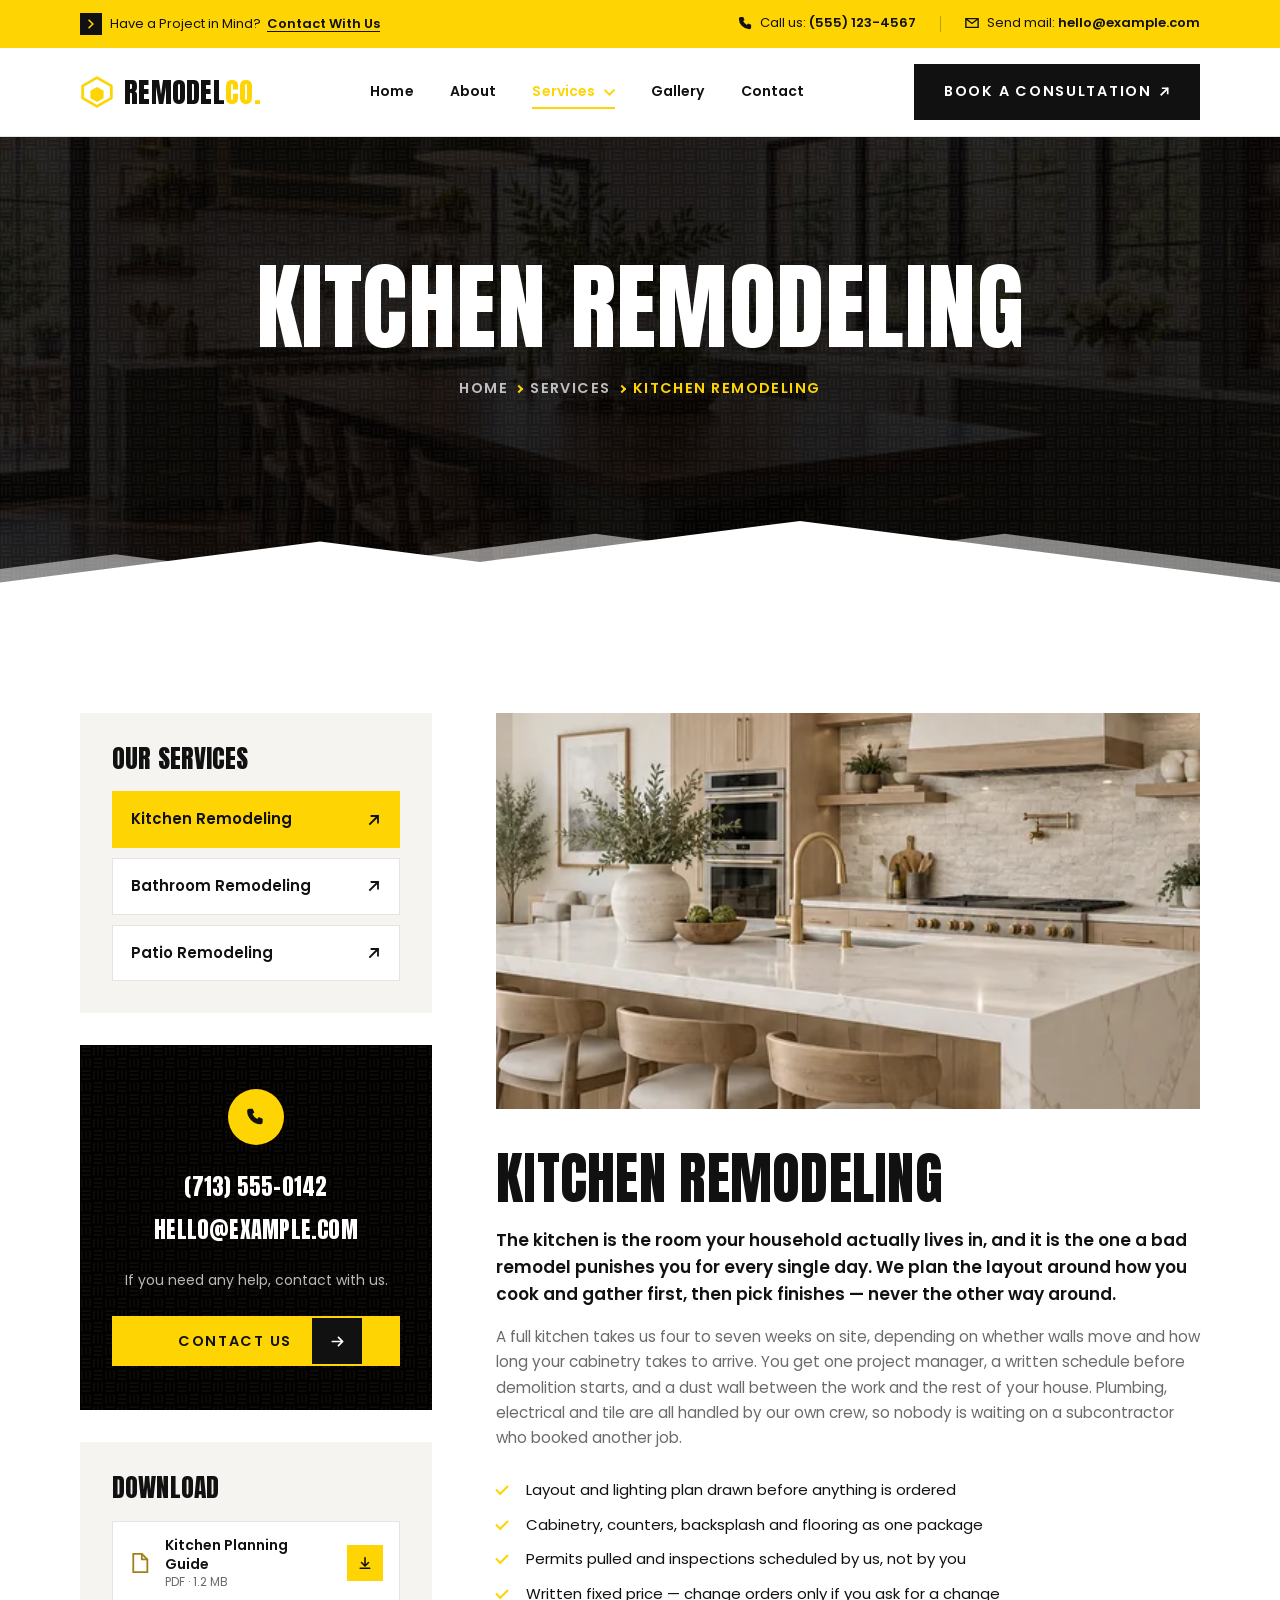
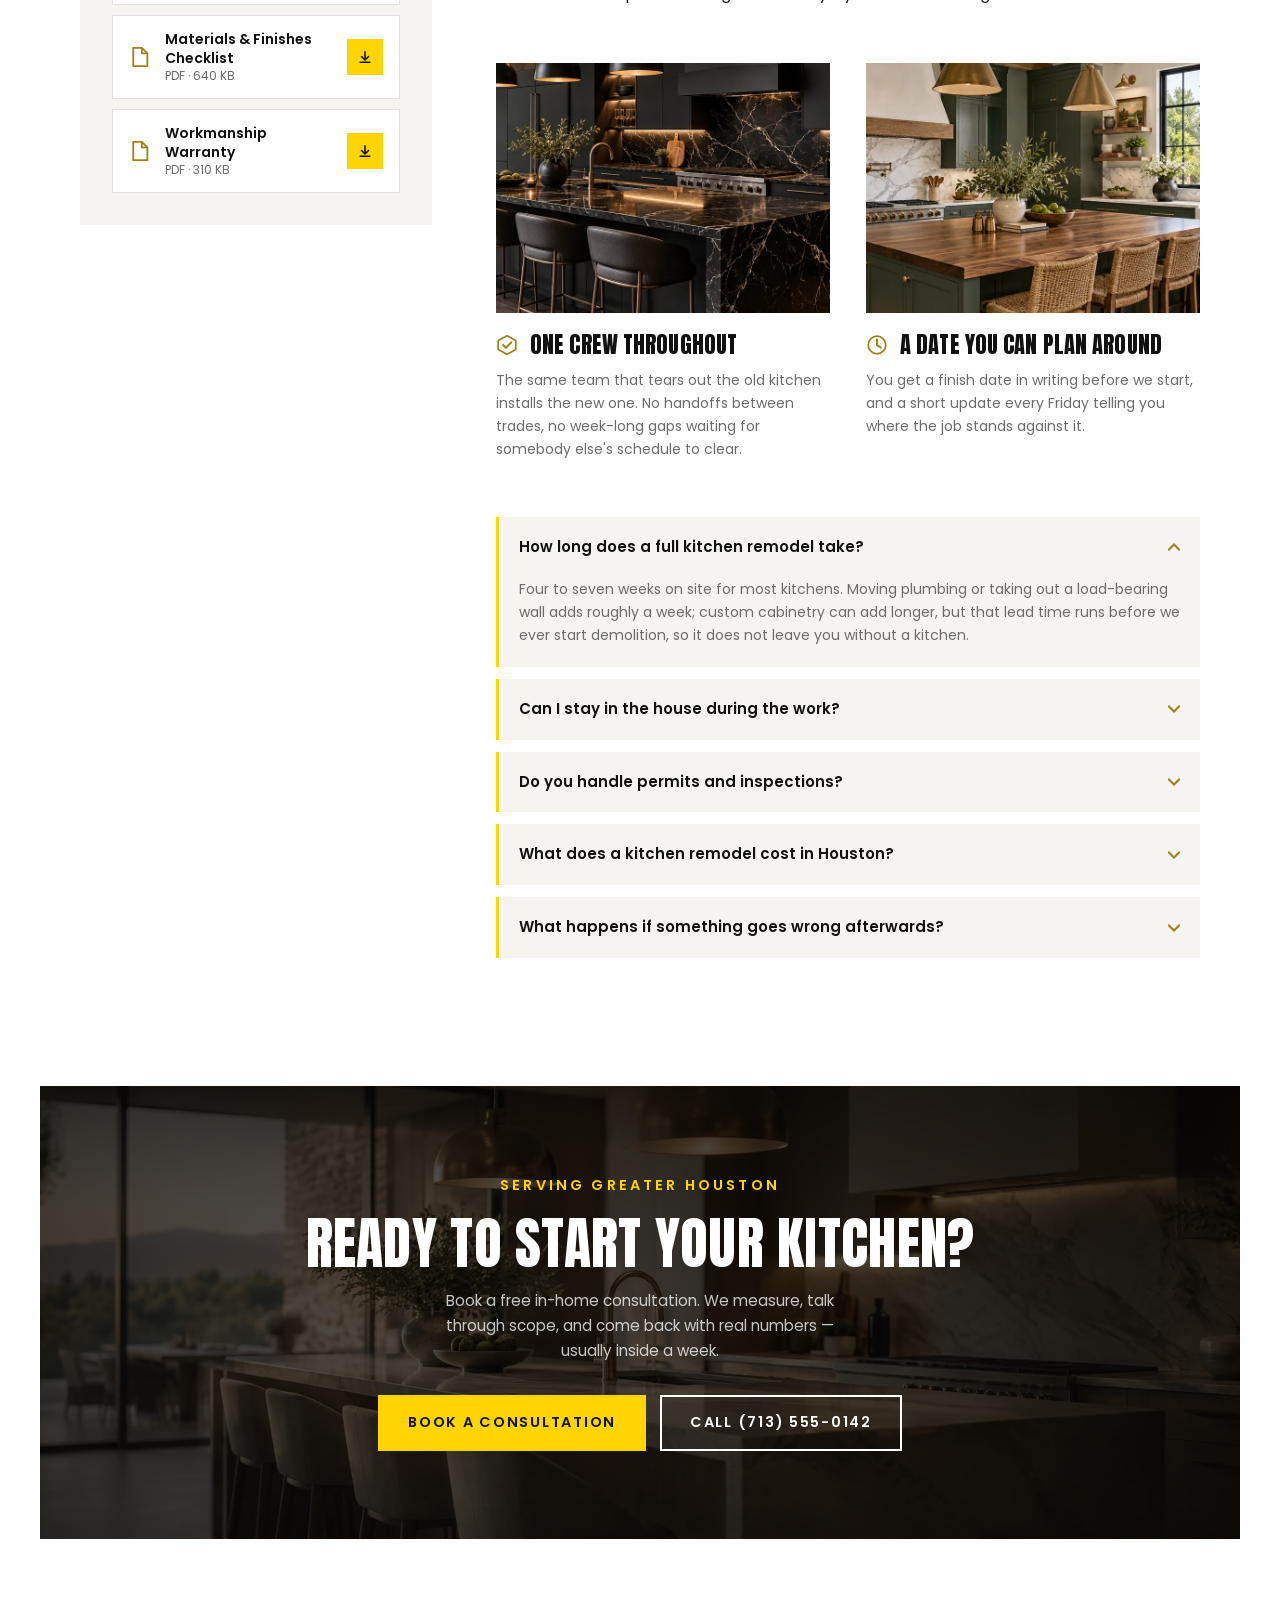
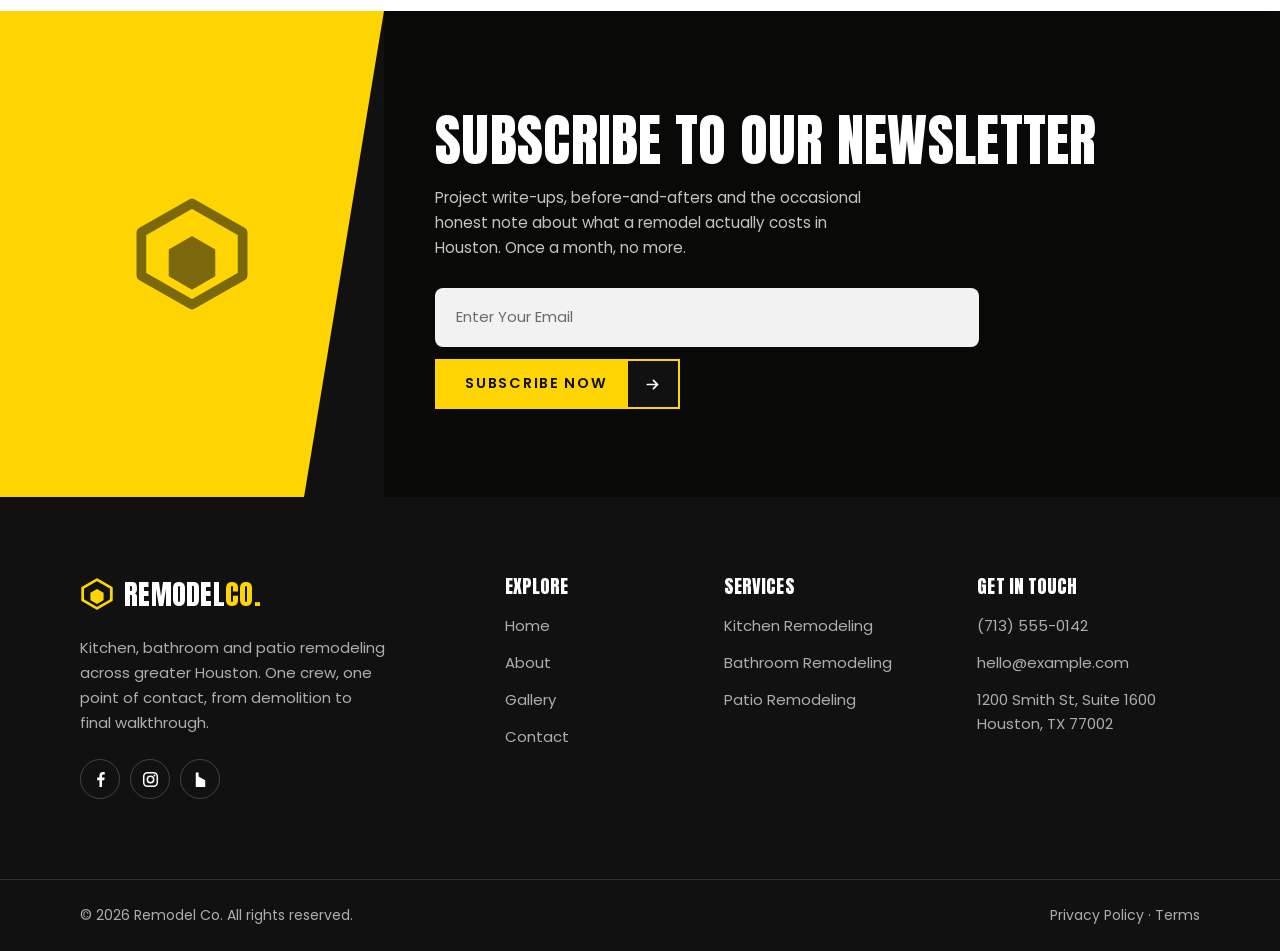
<file: html/services-details.html>
<!DOCTYPE html>
<html lang="en">
<head>
  <meta charset="UTF-8" />
  <meta name="viewport" content="width=device-width, initial-scale=1, viewport-fit=cover" />
  <title>Kitchen Remodeling | Remodeling Co.</title>
  <meta name="description" content="Full kitchen remodels in greater Houston: cabinetry, counters, lighting and layout, handled by one crew from demolition to final walkthrough." />

  <!-- Above-the-fold fonts only (MigsFlow §5). Poppins 600 loads normally. -->
  <link rel="preload" href="../fonts/anton-400.woff2" as="font" type="font/woff2" crossorigin />
  <link rel="preload" href="../fonts/poppins-400.woff2" as="font" type="font/woff2" crossorigin />

  <!-- styles.css is homepage-only and is deliberately not loaded here. -->
  <link rel="stylesheet" href="../css/global.css?v=3" />
  <link rel="stylesheet" href="../css/services-details.css?v=1" />
</head>
<body>

  <a class="skip-link" href="#main">Skip to content</a>

  <!-- ========================= STICKY SITE HEADER ========================= -->
  <header class="site-header" id="siteHeader">

    <!-- Utility bar: scrolls away, leaving the main bar stuck to the top. -->
    <div class="utility-bar">
      <div class="utility-bar__inner">

        <p class="utility-bar__pitch">
          <span class="utility-bar__badge" aria-hidden="true">
            <svg viewBox="0 0 16 16" width="10" height="10" focusable="false">
              <path d="M5 2l6 6-6 6" fill="none" stroke="currentColor" stroke-width="2.5" stroke-linecap="square" />
            </svg>
          </span>
          Have a Project in Mind?
          <a href="../index.html#contact">Contact With Us</a>
        </p>

        <ul class="utility-bar__contact">
          <li>
            <a href="tel:+15551234567">
              <svg viewBox="0 0 16 16" width="14" height="14" aria-hidden="true" focusable="false">
                <path d="M3 1h3l1.5 3.5L5.8 5.8a9 9 0 004.4 4.4l1.3-1.7L15 10v3a2 2 0 01-2 2A12 12 0 011 3a2 2 0 012-2z" fill="currentColor" />
              </svg>
              <span>Call us: <strong>(555) 123-4567</strong></span>
            </a>
          </li>
          <li aria-hidden="true" class="utility-bar__divider"></li>
          <li>
            <a href="mailto:hello@example.com">
              <svg viewBox="0 0 16 16" width="14" height="14" aria-hidden="true" focusable="false">
                <path d="M1 3h14v10H1z" fill="none" stroke="currentColor" stroke-width="1.6" />
                <path d="M1.5 3.5L8 8.5l6.5-5" fill="none" stroke="currentColor" stroke-width="1.6" />
              </svg>
              <span>Send mail: <strong>hello@example.com</strong></span>
            </a>
          </li>
        </ul>

      </div>
    </div>

    <!-- Main bar: sticks to the top of the viewport once scrolling starts. -->
    <div class="main-bar">
      <div class="main-bar__inner">

        <a class="site-logo" href="../index.html" aria-label="Remodeling Co. home">
          <svg class="site-logo__mark" viewBox="0 0 32 32" width="34" height="34" aria-hidden="true" focusable="false">
            <path d="M16 2.5 2.5 10.2v11.6L16 29.5l13.5-7.7V10.2z" fill="none" stroke="currentColor" stroke-width="2.6" stroke-linejoin="round" />
            <path d="M16 11.2 9.8 14.8v7.1L16 25.5l6.2-3.6v-7.1z" fill="currentColor" />
          </svg>
          <span class="site-logo__text">Remodel<span>Co.</span></span>
        </a>

        <nav class="primary-nav" id="primaryNav" aria-label="Main">
          <ul class="primary-nav__list">
            <li><a class="primary-nav__link" href="../index.html#hero">Home</a></li>
            <li><a class="primary-nav__link" href="../index.html#about">About</a></li>

            <li class="primary-nav__item--has-submenu">
              <!-- aria-current marks the branch of the site being read. The
                   homepage scrollspy sets the same attribute as you scroll,
                   so the two pages stay visually consistent. -->
              <button
                class="primary-nav__link submenu-toggle"
                type="button"
                data-nav-section="services"
                aria-current="page"
                aria-expanded="false"
                aria-controls="servicesSubmenu">
                Services
                <svg class="submenu-toggle__chevron" viewBox="0 0 12 8" width="11" height="7" aria-hidden="true" focusable="false">
                  <path d="M1 1.5 6 6.5l5-5" fill="none" stroke="currentColor" stroke-width="2" stroke-linecap="square" />
                </svg>
              </button>
              <div class="submenu" id="servicesSubmenu">
                <ul class="submenu__list">
                  <li><a class="submenu__link" href="services-details.html">Kitchen Remodeling</a></li>
                  <li><a class="submenu__link" href="services-details.html">Bathroom Remodeling</a></li>
                  <li><a class="submenu__link" href="services-details.html">Patio Remodeling</a></li>
                </ul>
              </div>
            </li>

            <li><a class="primary-nav__link" href="../index.html#gallery">Gallery</a></li>
            <li><a class="primary-nav__link" href="../index.html#contact">Contact</a></li>

            <li class="primary-nav__cta">
              <a class="btn btn--dark" href="../index.html#contact">Book a Consultation</a>
            </li>
          </ul>
        </nav>

        <div class="main-bar__actions">
          <a class="btn btn--dark main-bar__cta" href="../index.html#contact">
            Book a Consultation
            <svg viewBox="0 0 12 12" width="11" height="11" aria-hidden="true" focusable="false">
              <path d="M2.5 9.5 9.5 2.5M4 2.5h5.5V8" fill="none" stroke="currentColor" stroke-width="1.8" stroke-linecap="square" />
            </svg>
          </a>

          <button
            class="nav-toggle"
            id="navToggle"
            type="button"
            aria-expanded="false"
            aria-controls="primaryNav">
            <span class="nav-toggle__bars" aria-hidden="true">
              <span></span><span></span><span></span>
            </span>
            <span class="visually-hidden">Menu</span>
          </button>
        </div>

      </div>
    </div>

  </header>

  <div class="nav-backdrop" id="navBackdrop"></div>

  <main id="main">

    <!-- ========================== PAGE HERO BANNER ======================== -->
    <section class="page-hero" aria-labelledby="pageTitle">
      <picture class="page-hero__bg">
        <source media="(min-width: 48em)" srcset="../images/services/kitchen.webp" type="image/webp" />
        <source media="(min-width: 48em)" srcset="../images/services/kitchen.jpg" type="image/jpeg" />
        <source srcset="../images/services/kitchen-m.webp" type="image/webp" />
        <img src="../images/services/kitchen-m.jpg" alt="" width="640" height="480" fetchpriority="high" decoding="async" />
      </picture>
      <div class="page-hero__scrim" aria-hidden="true"></div>
      <div class="page-hero__pattern" aria-hidden="true"></div>
      <div class="page-hero__divider" aria-hidden="true"></div>

      <div class="container page-hero__inner">
        <h1 id="pageTitle">Kitchen Remodeling</h1>

        <nav aria-label="Breadcrumb">
          <ol class="breadcrumb">
            <li><a href="../index.html#hero">Home</a></li>
            <li><a href="../index.html#services">Services</a></li>
            <li><span aria-current="page">Kitchen Remodeling</span></li>
          </ol>
        </nav>
      </div>
    </section>

    <!-- ========================= SERVICE DETAIL BODY ====================== -->
    <section class="section service-detail">
      <div class="container service-detail__grid">

        <!-- ------------------------------ SIDEBAR ------------------------- -->
        <aside class="service-aside" aria-label="Service information">

          <!-- Service switcher. Every entry points at this same page for now;
               give each service its own file and only these hrefs change. -->
          <div class="service-card">
            <h2 class="service-card__title">Our Services</h2>
            <ul class="service-nav">
              <li>
                <a class="service-nav__link" href="services-details.html" aria-current="page">
                  <span>Kitchen Remodeling</span>
                  <svg viewBox="0 0 14 14" width="14" height="14" aria-hidden="true" focusable="false">
                    <path d="M3 11 11 3M4.5 3H11v6.5" fill="none" stroke="currentColor" stroke-width="1.8" stroke-linecap="square" />
                  </svg>
                </a>
              </li>
              <li>
                <a class="service-nav__link" href="services-details.html">
                  <span>Bathroom Remodeling</span>
                  <svg viewBox="0 0 14 14" width="14" height="14" aria-hidden="true" focusable="false">
                    <path d="M3 11 11 3M4.5 3H11v6.5" fill="none" stroke="currentColor" stroke-width="1.8" stroke-linecap="square" />
                  </svg>
                </a>
              </li>
              <li>
                <a class="service-nav__link" href="services-details.html">
                  <span>Patio Remodeling</span>
                  <svg viewBox="0 0 14 14" width="14" height="14" aria-hidden="true" focusable="false">
                    <path d="M3 11 11 3M4.5 3H11v6.5" fill="none" stroke="currentColor" stroke-width="1.8" stroke-linecap="square" />
                  </svg>
                </a>
              </li>
            </ul>
          </div>

          <!-- Dark contact card. -->
          <div class="help-card">
            <div class="help-card__pattern" aria-hidden="true"></div>

            <span class="help-card__icon" aria-hidden="true">
              <svg viewBox="0 0 18 18" width="20" height="20" focusable="false">
                <path d="M3 1.5h3l1.5 3.5-1.7 1.3a9 9 0 004.4 4.4l1.3-1.7 3.5 1.5v3a2 2 0 01-2 2A12.5 12.5 0 011 3.5a2 2 0 012-2z" fill="currentColor" />
              </svg>
            </span>

            <ul class="help-card__contact">
              <li><a href="tel:+17135550142">(713) 555-0142</a></li>
              <li><a href="mailto:hello@example.com">hello@example.com</a></li>
            </ul>

            <p class="help-card__note">If you need any help, contact with us.</p>

            <a class="btn btn--primary btn--split" href="../index.html#contact">
              Contact Us
              <span class="btn__box" aria-hidden="true"><svg viewBox="0 0 16 16" width="15" height="15" aria-hidden="true" focusable="false"><path d="M2.5 8h11M9 3.5 13.5 8 9 12.5" fill="none" stroke="currentColor" stroke-width="1.8" stroke-linecap="round" stroke-linejoin="round"/></svg></span>
            </a>
          </div>

          <!-- Downloads. Point the hrefs at real files when you have them. -->
          <div class="service-card">
            <h2 class="service-card__title">Download</h2>
            <ul class="download-list">
              <li>
                <a href="#" download>
                  <svg class="download-list__file" viewBox="0 0 18 18" width="22" height="22" aria-hidden="true" focusable="false">
                    <path d="M3.5 1.5h7L15 6v10.5H3.5z" fill="none" stroke="currentColor" stroke-width="1.5" />
                    <path d="M10.5 1.5V6H15" fill="none" stroke="currentColor" stroke-width="1.5" />
                  </svg>
                  <span class="download-list__label">Kitchen Planning Guide<small>PDF &middot; 1.2 MB</small></span>
                  <span class="download-list__go" aria-hidden="true">
                    <svg viewBox="0 0 16 16" width="14" height="14" focusable="false">
                      <path d="M8 2v9M4 7.5 8 11.5l4-4M2.5 14h11" fill="none" stroke="currentColor" stroke-width="1.8" stroke-linecap="round" stroke-linejoin="round" />
                    </svg>
                  </span>
                </a>
              </li>
              <li>
                <a href="#" download>
                  <svg class="download-list__file" viewBox="0 0 18 18" width="22" height="22" aria-hidden="true" focusable="false">
                    <path d="M3.5 1.5h7L15 6v10.5H3.5z" fill="none" stroke="currentColor" stroke-width="1.5" />
                    <path d="M10.5 1.5V6H15" fill="none" stroke="currentColor" stroke-width="1.5" />
                  </svg>
                  <span class="download-list__label">Materials &amp; Finishes Checklist<small>PDF &middot; 640 KB</small></span>
                  <span class="download-list__go" aria-hidden="true">
                    <svg viewBox="0 0 16 16" width="14" height="14" focusable="false">
                      <path d="M8 2v9M4 7.5 8 11.5l4-4M2.5 14h11" fill="none" stroke="currentColor" stroke-width="1.8" stroke-linecap="round" stroke-linejoin="round" />
                    </svg>
                  </span>
                </a>
              </li>
              <li>
                <a href="#" download>
                  <svg class="download-list__file" viewBox="0 0 18 18" width="22" height="22" aria-hidden="true" focusable="false">
                    <path d="M3.5 1.5h7L15 6v10.5H3.5z" fill="none" stroke="currentColor" stroke-width="1.5" />
                    <path d="M10.5 1.5V6H15" fill="none" stroke="currentColor" stroke-width="1.5" />
                  </svg>
                  <span class="download-list__label">Workmanship Warranty<small>PDF &middot; 310 KB</small></span>
                  <span class="download-list__go" aria-hidden="true">
                    <svg viewBox="0 0 16 16" width="14" height="14" focusable="false">
                      <path d="M8 2v9M4 7.5 8 11.5l4-4M2.5 14h11" fill="none" stroke="currentColor" stroke-width="1.8" stroke-linecap="round" stroke-linejoin="round" />
                    </svg>
                  </span>
                </a>
              </li>
            </ul>
          </div>

        </aside>

        <!-- ---------------------------- MAIN COLUMN ----------------------- -->
        <div class="service-body">

          <picture class="service-body__media">
            <source media="(min-width: 48em)" srcset="../images/gallery/project-01.webp" type="image/webp" />
            <source media="(min-width: 48em)" srcset="../images/gallery/project-01.jpg" type="image/jpeg" />
            <source srcset="../images/gallery/project-01-m.webp" type="image/webp" />
            <img src="../images/gallery/project-01-m.jpg" alt="Open kitchen with a marble waterfall island and oak cabinetry" width="480" height="600" decoding="async" />
          </picture>

          <h2>Kitchen Remodeling</h2>

          <p class="service-body__lead">
            The kitchen is the room your household actually lives in, and it is
            the one a bad remodel punishes you for every single day. We plan the
            layout around how you cook and gather first, then pick finishes &mdash;
            never the other way around.
          </p>

          <p class="service-body__text">
            A full kitchen takes us four to seven weeks on site, depending on
            whether walls move and how long your cabinetry takes to arrive. You
            get one project manager, a written schedule before demolition starts,
            and a dust wall between the work and the rest of your house. Plumbing,
            electrical and tile are all handled by our own crew, so nobody is
            waiting on a subcontractor who booked another job.
          </p>

          <ul class="checklist">
            <li>Layout and lighting plan drawn before anything is ordered</li>
            <li>Cabinetry, counters, backsplash and flooring as one package</li>
            <li>Permits pulled and inspections scheduled by us, not by you</li>
            <li>Written fixed price &mdash; change orders only if you ask for a change</li>
          </ul>

          <!-- Two supporting points, each with its own photo. -->
          <ul class="service-features">
            <li>
              <picture>
                <source media="(min-width: 48em)" srcset="../images/gallery/project-02.webp" type="image/webp" />
                <source media="(min-width: 48em)" srcset="../images/gallery/project-02.jpg" type="image/jpeg" />
                <source srcset="../images/gallery/project-02-m.webp" type="image/webp" />
                <img src="../images/gallery/project-02-m.jpg" alt="Modern kitchen with black cabinetry and a veined black marble island" width="480" height="600" loading="lazy" decoding="async" />
              </picture>
              <h3>
                <svg viewBox="0 0 20 20" width="22" height="22" aria-hidden="true" focusable="false">
                  <path d="M10 1.5 18 6v8l-8 4.5L2 14V6z" fill="none" stroke="currentColor" stroke-width="1.6" stroke-linejoin="round" />
                  <path d="m6.5 10 2.5 2.5L14 7.5" fill="none" stroke="currentColor" stroke-width="1.8" stroke-linecap="round" stroke-linejoin="round" />
                </svg>
                One Crew Throughout
              </h3>
              <p>
                The same team that tears out the old kitchen installs the new
                one. No handoffs between trades, no week-long gaps waiting for
                somebody else's schedule to clear.
              </p>
            </li>
            <li>
              <picture>
                <source media="(min-width: 48em)" srcset="../images/gallery/project-03.webp" type="image/webp" />
                <source media="(min-width: 48em)" srcset="../images/gallery/project-03.jpg" type="image/jpeg" />
                <source srcset="../images/gallery/project-03-m.webp" type="image/webp" />
                <img src="../images/gallery/project-03-m.jpg" alt="Kitchen with sage green cabinets, exposed beams and a walnut island" width="480" height="600" loading="lazy" decoding="async" />
              </picture>
              <h3>
                <svg viewBox="0 0 20 20" width="22" height="22" aria-hidden="true" focusable="false">
                  <circle cx="10" cy="10" r="8" fill="none" stroke="currentColor" stroke-width="1.6" />
                  <path d="M10 5v5.2l3.4 2" fill="none" stroke="currentColor" stroke-width="1.8" stroke-linecap="round" stroke-linejoin="round" />
                </svg>
                A Date You Can Plan Around
              </h3>
              <p>
                You get a finish date in writing before we start, and a short
                update every Friday telling you where the job stands against it.
              </p>
            </li>
          </ul>

          <!-- FAQ. Native <details>, so it works with JavaScript disabled. -->
          <div class="faq">
            <details class="faq__item" open>
              <summary>
                <span>How long does a full kitchen remodel take?</span>
                <svg class="faq__chevron" viewBox="0 0 12 8" width="12" height="8" aria-hidden="true" focusable="false">
                  <path d="M1 1.5 6 6.5l5-5" fill="none" stroke="currentColor" stroke-width="2" stroke-linecap="square" />
                </svg>
              </summary>
              <div class="faq__body">
                <div class="faq__clip">
                  <p class="faq__answer">
                    Four to seven weeks on site for most kitchens. Moving plumbing or
                    taking out a load-bearing wall adds roughly a week; custom
                    cabinetry can add longer, but that lead time runs before we ever
                    start demolition, so it does not leave you without a kitchen.
                  </p>
                </div>
              </div>
            </details>

            <details class="faq__item">
              <summary>
                <span>Can I stay in the house during the work?</span>
                <svg class="faq__chevron" viewBox="0 0 12 8" width="12" height="8" aria-hidden="true" focusable="false">
                  <path d="M1 1.5 6 6.5l5-5" fill="none" stroke="currentColor" stroke-width="2" stroke-linecap="square" />
                </svg>
              </summary>
              <div class="faq__body">
                <div class="faq__clip">
                  <p class="faq__answer">
                    Almost everyone does. We seal the work area behind a dust wall,
                    run air scrubbers, and can set up a temporary sink and counter
                    elsewhere in the house so you are not eating out for a month.
                  </p>
                </div>
              </div>
            </details>

            <details class="faq__item">
              <summary>
                <span>Do you handle permits and inspections?</span>
                <svg class="faq__chevron" viewBox="0 0 12 8" width="12" height="8" aria-hidden="true" focusable="false">
                  <path d="M1 1.5 6 6.5l5-5" fill="none" stroke="currentColor" stroke-width="2" stroke-linecap="square" />
                </svg>
              </summary>
              <div class="faq__body">
                <div class="faq__clip">
                  <p class="faq__answer">
                    Yes. Permits, inspection scheduling and the final sign-off are all
                    ours. The cost is in the quote you approve &mdash; it is not a line
                    item that appears later.
                  </p>
                </div>
              </div>
            </details>

            <details class="faq__item">
              <summary>
                <span>What does a kitchen remodel cost in Houston?</span>
                <svg class="faq__chevron" viewBox="0 0 12 8" width="12" height="8" aria-hidden="true" focusable="false">
                  <path d="M1 1.5 6 6.5l5-5" fill="none" stroke="currentColor" stroke-width="2" stroke-linecap="square" />
                </svg>
              </summary>
              <div class="faq__body">
                <div class="faq__clip">
                  <p class="faq__answer">
                    Most of the kitchens we finish land between $35,000 and $90,000.
                    The spread is cabinetry and whether the layout changes. We will
                    give you a real number after one visit, not a range.
                  </p>
                </div>
              </div>
            </details>

            <details class="faq__item">
              <summary>
                <span>What happens if something goes wrong afterwards?</span>
                <svg class="faq__chevron" viewBox="0 0 12 8" width="12" height="8" aria-hidden="true" focusable="false">
                  <path d="M1 1.5 6 6.5l5-5" fill="none" stroke="currentColor" stroke-width="2" stroke-linecap="square" />
                </svg>
              </summary>
              <div class="faq__body">
                <div class="faq__clip">
                  <p class="faq__answer">
                    Our workmanship is covered for two years, and we pass through the
                    manufacturer warranty on everything we install. Call the same
                    number you have been calling all along &mdash; it reaches the same
                    people.
                  </p>
                </div>
              </div>
            </details>
          </div>

        </div>

      </div>
    </section>

    <!-- ========================= FINAL CTA BANNER ========================= -->
    <!-- --card insets the banner so white shows on all four sides. On this
         page it lands directly above the newsletter banner, and two dark
         photo panels meeting edge to edge read as one block. -->
    <section class="cta-banner cta-banner--card" aria-labelledby="ctaHeading">
      <picture class="cta-banner__bg">
        <source media="(min-width: 48em)" srcset="../images/backgrounds/cta-banner.webp" type="image/webp" />
        <source media="(min-width: 48em)" srcset="../images/backgrounds/cta-banner.jpg" type="image/jpeg" />
        <source srcset="../images/backgrounds/cta-banner-m.webp" type="image/webp" />
        <img src="../images/backgrounds/cta-banner-m.jpg" alt="" width="900" height="300" loading="lazy" decoding="async" />
      </picture>
      <div class="cta-banner__scrim" aria-hidden="true"></div>

      <div class="container cta-banner__inner">
        <p class="eyebrow">Serving Greater Houston</p>
        <h2 id="ctaHeading">Ready To Start Your Kitchen?</h2>
        <p class="cta-banner__lead">
          Book a free in-home consultation. We measure, talk through scope, and
          come back with real numbers &mdash; usually inside a week.
        </p>
        <div class="cta-banner__actions">
          <a class="btn btn--primary" href="../index.html#contact">Book a Consultation</a>
          <a class="btn btn--on-dark" href="tel:+17135550142">Call (713) 555-0142</a>
        </div>
      </div>
    </section>

    <!-- ============================ SUBSCRIBE ============================= -->
    <section class="subscribe" aria-labelledby="subscribeHeading">

      <div class="subscribe__art" aria-hidden="true">
        <svg viewBox="0 0 32 32" width="120" height="120" focusable="false">
          <path d="M16 2.5 2.5 10.2v11.6L16 29.5l13.5-7.7V10.2z" fill="none" stroke="currentColor" stroke-width="2.6" stroke-linejoin="round" />
          <path d="M16 11.2 9.8 14.8v7.1L16 25.5l6.2-3.6v-7.1z" fill="currentColor" />
        </svg>
      </div>

      <div class="subscribe__body">
        <picture class="subscribe__bg">
          <source media="(min-width: 48em)" srcset="../images/backgrounds/subscribe-banner.webp" type="image/webp" />
          <source media="(min-width: 48em)" srcset="../images/backgrounds/subscribe-banner.jpg" type="image/jpeg" />
          <source srcset="../images/backgrounds/subscribe-banner-m.webp" type="image/webp" />
          <img src="../images/backgrounds/subscribe-banner-m.jpg" alt="" width="900" height="300" loading="lazy" decoding="async" />
        </picture>
        <div class="subscribe__scrim" aria-hidden="true"></div>

        <div class="subscribe__inner">
          <h2 id="subscribeHeading">Subscribe To Our Newsletter</h2>
          <p>
            Project write-ups, before-and-afters and the occasional honest note
            about what a remodel actually costs in Houston. Once a month, no more.
          </p>

          <!-- No backend yet: point action at your list provider. -->
          <form class="subscribe__form" action="#" method="post">
            <label class="visually-hidden" for="subEmail">Email address</label>
            <input id="subEmail" name="email" type="email" placeholder="Enter Your Email" autocomplete="email" required />
            <button class="btn btn--primary btn--split" type="submit">
              Subscribe Now
              <span class="btn__box" aria-hidden="true"><svg viewBox="0 0 16 16" width="15" height="15" aria-hidden="true" focusable="false"><path d="M2.5 8h11M9 3.5 13.5 8 9 12.5" fill="none" stroke="currentColor" stroke-width="1.8" stroke-linecap="round" stroke-linejoin="round"/></svg></span>
            </button>
          </form>
        </div>
      </div>
    </section>

  </main>


  <footer class="site-footer">
    <div class="container site-footer__grid">

      <div class="site-footer__brand">
        <a class="site-logo" href="../index.html" aria-label="Remodeling Co. home">
          <svg class="site-logo__mark" viewBox="0 0 32 32" width="34" height="34" aria-hidden="true" focusable="false">
            <path d="M16 2.5 2.5 10.2v11.6L16 29.5l13.5-7.7V10.2z" fill="none" stroke="currentColor" stroke-width="2.6" stroke-linejoin="round" />
            <path d="M16 11.2 9.8 14.8v7.1L16 25.5l6.2-3.6v-7.1z" fill="currentColor" />
          </svg>
          <span class="site-logo__text">Remodel<span>Co.</span></span>
        </a>
        <p>
          Kitchen, bathroom and patio remodeling across greater Houston. One
          crew, one point of contact, from demolition to final walkthrough.
        </p>
        <ul class="site-footer__social">
          <li><a href="#" aria-label="Facebook"><svg viewBox="0 0 18 18" width="17" height="17" aria-hidden="true" focusable="false"><path d="M10.6 17V9.8h2.4l.4-2.8h-2.8V5.2c0-.8.2-1.4 1.4-1.4h1.5V1.3C13.2 1.2 12.4 1 11.4 1 9.3 1 7.9 2.3 7.9 4.8V7H5.5v2.8h2.4V17z" fill="currentColor"/></svg></a></li>
          <li><a href="#" aria-label="Instagram"><svg viewBox="0 0 18 18" width="17" height="17" aria-hidden="true" focusable="false"><rect x="1.8" y="1.8" width="14.4" height="14.4" rx="4" fill="none" stroke="currentColor" stroke-width="1.6"/><circle cx="9" cy="9" r="3.4" fill="none" stroke="currentColor" stroke-width="1.6"/><circle cx="13.2" cy="4.8" r="1" fill="currentColor"/></svg></a></li>
          <li><a href="#" aria-label="Houzz"><svg viewBox="0 0 18 18" width="17" height="17" aria-hidden="true" focusable="false"><path d="M4 1.5h3v4.2l7 4v7.3h-5v-4.2H9v4.2H4z" fill="currentColor"/></svg></a></li>
        </ul>
      </div>

      <nav class="site-footer__nav" aria-label="Footer">
        <h3>Explore</h3>
        <ul>
          <li><a href="../index.html#hero">Home</a></li>
          <li><a href="../index.html#about">About</a></li>
          <li><a href="../index.html#gallery">Gallery</a></li>
          <li><a href="../index.html#contact">Contact</a></li>
        </ul>
      </nav>

      <nav class="site-footer__nav" aria-label="Services">
        <h3>Services</h3>
        <ul>
          <li><a href="services-details.html">Kitchen Remodeling</a></li>
          <li><a href="services-details.html">Bathroom Remodeling</a></li>
          <li><a href="services-details.html">Patio Remodeling</a></li>
        </ul>
      </nav>

      <div class="site-footer__contact">
        <h3>Get In Touch</h3>
        <ul>
          <li><a href="tel:+17135550142">(713) 555-0142</a></li>
          <li><a href="mailto:hello@example.com">hello@example.com</a></li>
          <li><address>1200 Smith St, Suite 1600<br />Houston, TX 77002</address></li>
        </ul>
      </div>

    </div>

    <div class="site-footer__bar">
      <div class="container">
        <p>&copy; <span data-current-year>2026</span> Remodel Co. All rights reserved.</p>
        <p><a href="#">Privacy Policy</a> &middot; <a href="#">Terms</a></p>
      </div>
    </div>
  </footer>

  <button class="to-top" id="toTop" type="button" aria-label="Back to top">
    <svg viewBox="0 0 16 16" width="17" height="17" aria-hidden="true" focusable="false">
      <path d="M8 13.5V3M3 7.5 8 2.5l5 5" fill="none" stroke="currentColor" stroke-width="1.8" stroke-linecap="round" stroke-linejoin="round" />
    </svg>
  </button>

  <!-- GSAP and script.js are the homepage hero's; this page needs neither. -->
  <script src="../javascript/global.js?v=3" defer></script>
  <script src="../javascript/services-details.js?v=1" defer></script>
</body>
</html>
</file>
<file: css/global.css>
/* ========================================================================
   GLOBAL.CSS
   Site-wide system: fonts, colors, resets, shared typography, buttons,
   containers. Reusable across every page. Mobile-first (MigsFlow §12).
   ======================================================================== */

/* ------------------------------------------------------------ 1. FONTS --
   Self-hosted per MigsFlow §5. Latin subset only, swap enabled.
   ----------------------------------------------------------------------- */

@font-face {
  font-family: "Anton";
  src: url("../fonts/anton-400.woff2") format("woff2");
  font-weight: 400;
  font-style: normal;
  font-display: swap;
  unicode-range: U+0000-00FF, U+0131, U+0152-0153, U+02BB-02BC, U+02C6,
    U+02DA, U+02DC, U+2000-206F, U+2074, U+20AC, U+2122, U+2191, U+2193,
    U+2212, U+2215, U+FEFF, U+FFFD;
}

@font-face {
  font-family: "Poppins";
  src: url("../fonts/poppins-400.woff2") format("woff2");
  font-weight: 400;
  font-style: normal;
  font-display: swap;
}

@font-face {
  font-family: "Poppins";
  src: url("../fonts/poppins-600.woff2") format("woff2");
  font-weight: 600;
  font-style: normal;
  font-display: swap;
}

/* -------------------------------------------------------- 2. VARIABLES -- */

:root {
  /* Brand palette */
  --color-black: #111111;
  --color-white: #ffffff;
  --color-gold: #fed403;
  --color-gold-dark: #a1801a;
  --color-grey: #6b6b6b;
  --color-grey-light: #e6e4e0;

  /* Typography. Fallbacks are metric-close to limit layout shift. */
  --font-heading: "Anton", "Arial Narrow", "Haettenschweiler", Impact, sans-serif;
  --font-body: "Poppins", -apple-system, BlinkMacSystemFont, "Segoe UI", Roboto, Helvetica, Arial, sans-serif;

  /* Fluid type scale */
  --step-h1: clamp(2.5rem, 9vw, 6rem);
  --step-h2: clamp(1.9rem, 5.5vw, 3.5rem);
  --step-h3: clamp(1.4rem, 3.5vw, 2.25rem);
  --step-body: clamp(0.75rem, 1.6vw, 0.95rem);
  --step-small: clamp(0.8rem, 1.2vw, 0.9rem);

  /* Spacing + layout */
  --space-section: clamp(4rem, 10vw, 8rem);
  --container-max: 75rem;
  --gutter: clamp(1.25rem, 5vw, 2.5rem);

  /* Header tiers. Fixed heights keep the sticky offset exact.
     --header-border is part of the header's real height, so anything
     measuring against the header has to account for it too. */
  --utility-height: 2.75rem;
  --header-height: 4.5rem;
  --header-border: 1px;

  /* Motion */
  --sweep-duration: 450ms;
  --ease-out: cubic-bezier(0.22, 0.61, 0.36, 1);
}

/* ------------------------------------------------------------ 3. RESET -- */

*,
*::before,
*::after { box-sizing: border-box; }

html {
  -webkit-text-size-adjust: 100%;
  /* No scroll-behavior: smooth. It fights ScrollTrigger, and with a pinned
     hero it is actively harmful: clicking a nav anchor would smooth-scroll
     through the whole pinned section, scrubbing the entire video on the way
     past. Anchor jumps are instant instead. */
  /* clip, never hidden. overflow-x: hidden forces overflow-y to compute to
     auto, which turns the element into a scroll container - that breaks
     ScrollTrigger's pinning, because it stops using position: fixed and the
     pinned hero scrolls away leaving blank pin-spacer behind. clip stops
     horizontal overflow without creating a scroll container. */
  overflow-x: clip;
}

body {
  margin: 0;
  background-color: var(--color-white);
  color: var(--color-black);
  font-family: var(--font-body);
  font-size: var(--step-body);
  font-weight: 400;
  line-height: 1.65;
  -webkit-font-smoothing: antialiased;
}

img,
picture,
video {
  display: block;
  max-width: 100%;
}

button,
input,
textarea,
select { font: inherit; color: inherit; }

/* ------------------------------------------------------- 4. TYPOGRAPHY -- */

h1, h2, h3, h4, h5 {
  margin: 0;
  font-family: var(--font-heading);
  font-weight: 400;
  line-height: 1.04;
  letter-spacing: 0.005em;
  text-transform: uppercase;
}

h1 { font-size: var(--step-h1); }
h2 { font-size: var(--step-h2); }
h3 { font-size: var(--step-h3); }
h4 { font-size: clamp(1.15rem, 2.5vw, 1.5rem); }
h5 { font-size: clamp(1rem, 2vw, 1.2rem); }

p { margin: 0 0 1rem; }
p:last-child { margin-bottom: 0; }

a { color: inherit; }

.text-muted { color: var(--color-grey); }

.eyebrow {
  font-family: var(--font-body);
  font-size: var(--step-small);
  font-weight: 600;
  letter-spacing: 0.22em;
  text-transform: uppercase;
  color: var(--color-gold);
}

/* ------------------------------------------------------- 5. CONTAINERS -- */

.container {
  width: 100%;
  max-width: var(--container-max);
  margin-inline: auto;
  padding-inline: var(--gutter);
}

.section { padding-block: var(--space-section); }

.visually-hidden {
  position: absolute;
  width: 1px;
  height: 1px;
  margin: -1px;
  padding: 0;
  overflow: hidden;
  clip: rect(0 0 0 0);
  white-space: nowrap;
  border: 0;
}

/* ---------------------------------------------------------- 6. BUTTONS --
   MigsFlow §13: interactive fill sweeps left-to-right via a pseudo-element.
   Text color never changes mid-sweep, so contrast stays accessible across
   the whole transition.
   ----------------------------------------------------------------------- */

.btn {
  position: relative;
  isolation: isolate;
  display: inline-flex;
  align-items: center;
  justify-content: center;
  gap: 0.5em;
  min-height: 3.125rem;
  padding: 0.875rem 1.75rem;
  border: 2px solid transparent;
  border-radius: 0;
  font-family: var(--font-body);
  font-size: var(--step-small);
  font-weight: 600;
  letter-spacing: 0.12em;
  text-transform: uppercase;
  text-decoration: none;
  text-align: center;
  cursor: pointer;
  overflow: hidden;
  transition: border-color var(--sweep-duration) var(--ease-out);
}

/* The sweeping fill. Scales from the left edge on hover/focus/active. */
.btn::before {
  content: "";
  position: absolute;
  inset: 0;
  z-index: -1;
  transform: scaleX(0);
  transform-origin: left center;
  transition: transform var(--sweep-duration) var(--ease-out);
}

.btn:hover::before,
.btn:focus-visible::before,
.btn:active::before { transform: scaleX(1); }

/* Primary: gold fill sweeping to deep gold. Black text on both. */
.btn--primary {
  background-color: var(--color-gold);
  color: var(--color-black);
}

.btn--primary::before { background-color: var(--color-white); }

/* Secondary on light backgrounds: outlined, sweeping to gold. */
.btn--secondary {
  background-color: transparent;
  border-color: var(--color-black);
  color: var(--color-black);
}

.btn--secondary::before { background-color: var(--color-gold); }

.btn--secondary:hover,
.btn--secondary:focus-visible { border-color: var(--color-gold); }

/* Dark: black fill lifting to charcoal. White text stays legible across the
   whole sweep, which a gold fill could not manage at this text size. */
.btn--dark {
  background-color: var(--color-black);
  color: var(--color-white);
}

.btn--dark::before { background-color: #2e2e2e; }

.btn--dark svg { transition: transform 300ms var(--ease-out); }

.btn--dark:hover svg,
.btn--dark:focus-visible svg { transform: translate(0.125rem, -0.125rem); }

/* Secondary over imagery/video: white outline sweeping to near-black. */
.btn--on-dark {
  background-color: transparent;
  border-color: var(--color-white);
  color: var(--color-white);
}

.btn--on-dark::before { background-color: rgba(0, 0, 0, 0.85); }

/* Split button: label plus a contrasting arrow box, as in the CTA banner.
   The box sits above the sweep, so the sweep still reads across the label. */
.btn--split {
  gap: 0;
  padding: 0 0 0 1.75rem;
}

.btn__box {
  display: flex;
  align-items: center;
  justify-content: center;
  width: 3.125rem;
  align-self: stretch;
  margin-left: 1.25rem;
  background-color: var(--color-black);
  color: var(--color-white);
}

/* ----------------------------------------------------- 7. FOCUS STATES -- */

:focus-visible {
  outline: 3px solid var(--color-gold);
  outline-offset: 3px;
}

.btn--primary:focus-visible { outline-color: var(--color-black); }

/* -------------------------------------------------- 8. REDUCED MOTION --- */

@media (prefers-reduced-motion: reduce) {
  html { scroll-behavior: auto; }

  /* Swap the sweep for an instant, equally accessible state change. */
  .btn::before { transition: none; }
  .btn:hover::before,
  .btn:focus-visible::before { transform: scaleX(1); }

  *,
  *::before,
  *::after {
    animation-duration: 0.01ms !important;
    animation-iteration-count: 1 !important;
    transition-duration: 0.01ms !important;
  }
}

/* ---------------------------------------------------- 9. SKIP LINK ------ */

.skip-link {
  position: absolute;
  top: 0;
  left: 0;
  z-index: 200;
  padding: 0.75rem 1.25rem;
  background-color: var(--color-black);
  color: var(--color-white);
  font-size: var(--step-small);
  font-weight: 600;
  text-decoration: none;
  transform: translateY(-101%);
  transition: transform 200ms var(--ease-out);
}

.skip-link:focus-visible { transform: translateY(0); }


/* -------------------------------------------------- 10. SITE HEADER -----
   Two tiers: a gold utility bar above a white main bar.

   The whole header is sticky with a negative top offset equal to the utility
   bar's height. That scrolls the gold bar out of view and leaves the main bar
   pinned to the top of the viewport, with no JavaScript and no scroll
   listener. It relies on the utility bar having a known height, which is why
   that height is a fixed variable rather than content-driven.
   ------------------------------------------------------------------------ */

.site-header {
  position: sticky;
  top: calc(-1 * var(--utility-height));
  z-index: 100;
  width: 100%;
}

/* ------------------------------------------------------- Utility bar --- */

.utility-bar {
  height: var(--utility-height);
  overflow: hidden;
  background-color: var(--color-gold);
  color: var(--color-black);
  font-size: 0.8125rem;
}

.utility-bar__inner {
  display: flex;
  align-items: center;
  justify-content: center;
  gap: 1.5rem;
  height: 100%;
  max-width: var(--container-max);
  margin-inline: auto;
  padding-inline: var(--gutter);
}

/* The pitch is the first thing to go when space runs out. */
.utility-bar__pitch { display: none; }

.utility-bar__badge {
  display: inline-flex;
  align-items: center;
  justify-content: center;
  width: 1.375rem;
  height: 1.375rem;
  margin-right: 0.5rem;
  background-color: var(--color-black);
  color: var(--color-gold);
  vertical-align: middle;
}

.utility-bar__pitch a {
  margin-left: 0.375rem;
  font-weight: 600;
  text-underline-offset: 0.1875rem;
}

.utility-bar__contact {
  display: flex;
  align-items: center;
  gap: 1rem;
  margin: 0;
  padding: 0;
  list-style: none;
}

.utility-bar__contact a {
  display: inline-flex;
  align-items: center;
  gap: 0.5rem;
  text-decoration: none;
  white-space: nowrap;
  transition: opacity 250ms var(--ease-out);
}

.utility-bar__contact a:hover,
.utility-bar__contact a:focus-visible { opacity: 0.7; }

.utility-bar__contact svg { flex: none; }

.utility-bar__divider {
  width: 1px;
  height: 1rem;
  background-color: rgba(17, 17, 17, 0.28);
}

/* Only the phone number survives on the narrowest screens. */
.utility-bar__contact li:last-child,
.utility-bar__divider { display: none; }

/* ---------------------------------------------------------- Main bar --- */

.main-bar {
  background-color: var(--color-white);
  border-bottom: var(--header-border) solid var(--color-grey-light);
}

.main-bar__inner {
  display: flex;
  align-items: center;
  justify-content: space-between;
  gap: 1rem;
  min-height: var(--header-height);
  max-width: var(--container-max);
  margin-inline: auto;
  padding-inline: var(--gutter);
}

.main-bar__actions {
  display: flex;
  align-items: center;
  gap: 0.75rem;
}

/* The header CTA is duplicated inside the mobile drawer, so it is hidden
   here until there is room for it on the bar itself. */
.main-bar__cta { display: none; }

/* ------------------------------------------------------------- Logo ---- */

.site-logo {
  display: inline-flex;
  align-items: center;
  gap: 0.625rem;
  text-decoration: none;
  white-space: nowrap;
}

.site-logo__mark {
  flex: none;
  color: var(--color-gold);
}

.site-logo__text {
  font-family: var(--font-heading);
  font-size: clamp(1.35rem, 4.5vw, 1.75rem);
  letter-spacing: 0.01em;
  line-height: 1;
  text-transform: uppercase;
}

.site-logo__text span { color: var(--color-gold); }

/* --------------------------------------------------- Hamburger button -- */

.nav-toggle {
  display: inline-flex;
  align-items: center;
  justify-content: center;
  width: 2.75rem;
  height: 2.75rem;
  padding: 0;
  background: none;
  border: 1px solid var(--color-grey-light);
  border-radius: 50%;
  color: var(--color-black);
  cursor: pointer;
  transition: border-color 250ms var(--ease-out), background-color 250ms var(--ease-out);
}

.nav-toggle:hover,
.nav-toggle:focus-visible { border-color: var(--color-gold); }

.nav-toggle__bars {
  display: grid;
  gap: 0.25rem;
  width: 1.125rem;
}

.nav-toggle__bars span {
  display: block;
  height: 2px;
  background-color: currentColor;
  transition:
    transform 300ms var(--ease-out),
    opacity 200ms var(--ease-out);
}

.nav-toggle[aria-expanded="true"] .nav-toggle__bars span:nth-child(1) {
  transform: translateY(0.375rem) rotate(45deg);
}

.nav-toggle[aria-expanded="true"] .nav-toggle__bars span:nth-child(2) { opacity: 0; }

.nav-toggle[aria-expanded="true"] .nav-toggle__bars span:nth-child(3) {
  transform: translateY(-0.375rem) rotate(-45deg);
}

/* ------------------------------------------------- Mobile nav drawer --- */

.primary-nav {
  position: fixed;
  /* JS sets this from the header's live bottom edge, which changes as the
     utility bar scrolls away. */
  top: var(--drawer-top, var(--header-height));
  right: 0;
  width: min(78vw, 20rem);
  height: calc(100vh - var(--drawer-top, var(--header-height)));
  height: calc(100dvh - var(--drawer-top, var(--header-height)));
  padding: 1.25rem 1.25rem calc(2.5rem + env(safe-area-inset-bottom));
  overflow-y: auto;
  overscroll-behavior: contain;
  background-color: var(--color-white);
  color: var(--color-black);
  box-shadow: -0.5rem 0 2rem rgba(17, 17, 17, 0.16);
  /* Kept out of the accessibility tree and the tab order while closed. */
  visibility: hidden;
  transform: translateX(100%);
  transition:
    transform 320ms var(--ease-out),
    visibility 320ms var(--ease-out);
}

.primary-nav.is-open {
  visibility: visible;
  transform: translateX(0);
}

.nav-backdrop {
  position: fixed;
  inset: 0;
  z-index: 90;
  background-color: rgba(17, 17, 17, 0.5);
  visibility: hidden;
  opacity: 0;
  transition:
    opacity 320ms var(--ease-out),
    visibility 320ms var(--ease-out);
}

.nav-backdrop.is-visible {
  visibility: visible;
  opacity: 1;
}

.primary-nav__list {
  display: flex;
  flex-direction: column;
  gap: 0.25rem;
  margin: 0;
  padding: 0;
  list-style: none;
}

.primary-nav__link {
  display: flex;
  align-items: center;
  justify-content: space-between;
  gap: 0.5rem;
  width: 100%;
  min-height: 3rem;
  padding: 0.5rem 0;
  background: none;
  border: 0;
  border-bottom: 1px solid var(--color-grey-light);
  color: inherit;
  cursor: pointer;
  font-family: var(--font-body);
  font-size: 0.9375rem;
  font-weight: 600;
  letter-spacing: 0.08em;
  text-align: left;
  text-transform: uppercase;
  text-decoration: none;
  transition: color 250ms var(--ease-out);
}

.primary-nav__link:hover,
.primary-nav__link:focus-visible { color: var(--color-gold); }

/* Current section. Driven off aria-current so the visible state and the
   announced state can never disagree. */
.primary-nav__link[aria-current] { color: var(--color-gold); }

.primary-nav__cta { margin-top: 1.25rem; }

.primary-nav__cta .btn {
  width: 100%;
  padding-inline: 1rem;
  font-size: 0.75rem;
  letter-spacing: 0.08em;
}

/* --------------------------------------------------------- Submenu ----- */
/* MigsFlow §13: nested links stay collapsed until the parent is tapped. */

.submenu-toggle__chevron {
  flex: none;
  transition: transform 300ms var(--ease-out);
}

.submenu-toggle[aria-expanded="true"] .submenu-toggle__chevron {
  transform: rotate(180deg);
}

/* The 0fr -> 1fr grid collapse only sizes the ONE explicit row it declares,
   so the list must be a single child. Putting the <li>s here directly would
   drop items two and three into auto-sized implicit rows that never collapse. */
.submenu {
  display: grid;
  grid-template-rows: 0fr;
  transition: grid-template-rows 300ms var(--ease-out);
}

.submenu-toggle[aria-expanded="true"] + .submenu { grid-template-rows: 1fr; }

.submenu__list {
  min-height: 0;
  margin: 0;
  padding: 0;
  overflow: hidden;
  list-style: none;
}

.submenu__link {
  display: block;
  padding: 0.75rem 0 0.75rem 1rem;
  border-left: 2px solid var(--color-grey-light);
  color: var(--color-grey);
  font-size: 0.95rem;
  text-decoration: none;
  transition: color 250ms var(--ease-out), border-color 250ms var(--ease-out);
}

.submenu__link:hover,
.submenu__link:focus-visible {
  color: var(--color-black);
  border-left-color: var(--color-gold);
}

/* ===================== TABLET: restore the email address ============== */

@media (min-width: 40em) {
  .utility-bar__contact li:last-child,
  .utility-bar__divider { display: block; }

  .utility-bar__divider { flex: none; }
}

/* ===================== DESKTOP: full bar, inline nav ================== */

@media (min-width: 64em) {

  :root {
    --utility-height: 3rem;
    --header-height: 5.5rem;
  }

  .utility-bar__inner { justify-content: space-between; }

  .utility-bar__pitch {
    display: flex;
    align-items: center;
    margin: 0;
  }

  .utility-bar__contact { gap: 1.5rem; }

  .nav-toggle { display: none; }
  .main-bar__cta { display: inline-flex; }

  /* The drawer becomes an ordinary centred nav row. */
  .primary-nav {
    position: static;
    flex: 1;
    width: auto;
    height: auto;
    padding: 0;
    overflow: visible;
    background: none;
    box-shadow: none;
    visibility: visible;
    transform: none;
    transition: none;
  }

  .primary-nav__list {
    flex-direction: row;
    align-items: center;
    justify-content: center;
    gap: 0.25rem;
  }

  .primary-nav__cta { display: none; }

  .primary-nav__item--has-submenu { position: relative; }

  .primary-nav__link {
    position: relative;
    width: auto;
    min-height: 2.75rem;
    padding: 0.5rem 1rem;
    border-bottom: 0;
    font-size: 0.875rem;
    letter-spacing: 0.01em;
    text-transform: none;
  }

  /* Underline grows from the centre; scaleX composites rather than
     triggering layout on every section change. */
  .primary-nav__link::after {
    content: "";
    position: absolute;
    right: 1rem;
    bottom: 0.3125rem;
    left: 1rem;
    height: 2px;
    background-color: var(--color-gold);
    transform: scaleX(0);
    transition: transform 280ms var(--ease-out);
  }

  .primary-nav__link[aria-current]::after { transform: scaleX(1); }

  .nav-backdrop { display: none; }

  /* Dropdown: animated with opacity and transform only. */
  .submenu {
    position: absolute;
    top: 100%;
    left: 0;
    display: block;
    min-width: 15rem;
    background-color: var(--color-white);
    border-top: 2px solid var(--color-gold);
    box-shadow: 0 0.75rem 2rem rgba(17, 17, 17, 0.14);
    visibility: hidden;
    opacity: 0;
    transform: translateY(-0.5rem);
    transition:
      opacity 250ms var(--ease-out),
      transform 250ms var(--ease-out),
      visibility 250ms var(--ease-out);
  }

  .submenu-toggle[aria-expanded="true"] + .submenu {
    visibility: visible;
    opacity: 1;
    transform: translateY(0);
  }

  .submenu__list {
    padding: 0.5rem 0;
    overflow: visible;
  }

  .submenu__link {
    padding: 0.625rem 1.25rem;
    border-left: 2px solid transparent;
    color: var(--color-black);
  }
}

/* ------------------------------------------------------- 11. TABS -------
   Reusable tabbed panels. The Gallery reuses this for its photo/video
   switch, so it lives here rather than in a page stylesheet.
   ------------------------------------------------------------------------ */

.tabs__list {
  display: flex;
  gap: 0.5rem;
  border-bottom: 1px solid var(--color-grey-light);
}

.tabs__tab {
  position: relative;
  padding: 0.75rem 0.25rem;
  margin-bottom: -1px;
  background: none;
  border: 0;
  color: var(--color-grey);
  cursor: pointer;
  font-family: var(--font-body);
  font-size: 0.9375rem;
  font-weight: 600;
  white-space: nowrap;
  transition: color 250ms var(--ease-out);
}

/* Underline scales from the centre rather than animating layout. */
.tabs__tab::after {
  content: "";
  position: absolute;
  right: 0.25rem;
  bottom: 0;
  left: 0.25rem;
  height: 2px;
  background-color: var(--color-gold);
  transform: scaleX(0);
  transition: transform 250ms var(--ease-out);
}

.tabs__tab:hover { color: var(--color-black); }

.tabs__tab[aria-selected="true"] {
  color: var(--color-gold);
}

.tabs__tab[aria-selected="true"]::after { transform: scaleX(1); }

.tabs__panel { padding-top: 1.5rem; }

.tabs__panel[hidden] { display: none; }

/* --------------------------------------------------- 12. CHECKLIST ------ */

.checklist {
  margin: 1.25rem 0 0;
  padding: 0;
  list-style: none;
}

.checklist li {
  position: relative;
  padding-left: 1.875rem;
  margin-bottom: 0.625rem;
  font-size: 0.9375rem;
}

.checklist li:last-child { margin-bottom: 0; }

/* Check mark drawn in CSS: no icon font, no extra request. */
.checklist li::before {
  content: "";
  position: absolute;
  top: 0.4375rem;
  left: 0;
  width: 0.75rem;
  height: 0.4375rem;
  border-left: 2px solid var(--color-gold);
  border-bottom: 2px solid var(--color-gold);
  transform: rotate(-45deg);
}

@media (min-width: 64em) {
  .tabs__list { gap: 1.75rem; }
  .tabs__tab { font-size: 1rem; }
}

/* Body scroll lock while the mobile drawer is open. */
body.is-menu-open { overflow: hidden; }

@media (prefers-reduced-motion: reduce) {
  .primary-nav__link::after,
  .primary-nav,
  .nav-backdrop,
  .submenu,
  .nav-toggle__bars span,
  .submenu-toggle__chevron,
  .btn--dark svg,
  .skip-link { transition: none; }
}

/* ------------------------------------------------- 13. BACK TO TOP ------
   Shared across pages. Appears once the visitor is a screen or so down.
   ------------------------------------------------------------------------ */

.to-top {
  position: fixed;
  right: clamp(1rem, 3vw, 2rem);
  bottom: clamp(1rem, 3vw, 2rem);
  bottom: calc(clamp(1rem, 3vw, 2rem) + env(safe-area-inset-bottom));
  z-index: 80;
  display: flex;
  align-items: center;
  justify-content: center;
  width: 3rem;
  height: 3rem;
  padding: 0;
  background-color: var(--color-gold);
  border: 0;
  border-radius: 50%;
  color: var(--color-black);
  cursor: pointer;
  box-shadow: 0 0.5rem 1.5rem rgba(17, 17, 17, 0.28);
  /* Hidden but still laid out, so showing it costs no layout work. */
  visibility: hidden;
  opacity: 0;
  transform: translateY(0.75rem);
  transition:
    opacity 300ms var(--ease-out),
    transform 300ms var(--ease-out),
    visibility 300ms var(--ease-out),
    background-color 250ms var(--ease-out);
}

.to-top.is-visible {
  visibility: visible;
  opacity: 1;
  transform: translateY(0);
}

.to-top:hover,
.to-top:focus-visible { background-color: var(--color-gold-dark); }

@media (prefers-reduced-motion: reduce) {
  .to-top { transition: none; }
}

/* --------------------------------------------------- 14. SITE FOOTER ---- */

.site-footer {
  background-color: var(--color-black);
  color: rgba(255, 255, 255, 0.66);
}

.site-footer__grid {
  display: grid;
  gap: clamp(2rem, 5vw, 3rem);
  padding-block: clamp(3rem, 7vw, 5rem);
}

.site-footer .site-logo { color: var(--color-white); }

.site-footer__brand p {
  margin-top: 1.125rem;
  max-width: 34ch;
  font-size: 0.9375rem;
  line-height: 1.65;
}

.site-footer__social {
  display: flex;
  gap: 0.625rem;
  margin: 1.5rem 0 0;
  padding: 0;
  list-style: none;
}

.site-footer__social a {
  display: flex;
  align-items: center;
  justify-content: center;
  width: 2.5rem;
  height: 2.5rem;
  border: 1px solid rgba(255, 255, 255, 0.2);
  border-radius: 50%;
  color: var(--color-white);
  transition: background-color 280ms var(--ease-out), border-color 280ms var(--ease-out), color 280ms var(--ease-out);
}

.site-footer__social a:hover,
.site-footer__social a:focus-visible {
  background-color: var(--color-gold);
  border-color: var(--color-gold);
  color: var(--color-black);
}

.site-footer h3 {
  margin-bottom: 1.125rem;
  font-size: clamp(1rem, 2.2vw, 1.15rem);
  color: var(--color-white);
}

.site-footer__nav ul,
.site-footer__contact ul {
  display: grid;
  gap: 0.75rem;
  margin: 0;
  padding: 0;
  list-style: none;
  font-size: 0.9375rem;
}

.site-footer a { text-decoration: none; }

.site-footer__nav a,
.site-footer__contact a {
  transition: color 250ms var(--ease-out);
}

.site-footer__nav a:hover,
.site-footer__nav a:focus-visible,
.site-footer__contact a:hover,
.site-footer__contact a:focus-visible { color: var(--color-gold); }

.site-footer address {
  font-style: normal;
  line-height: 1.6;
}

.site-footer__bar {
  border-top: 1px solid rgba(255, 255, 255, 0.14);
  font-size: 0.875rem;
}

.site-footer__bar .container {
  display: flex;
  flex-wrap: wrap;
  gap: 0.75rem 1.5rem;
  justify-content: space-between;
  padding-block: 1.5rem;
}

.site-footer__bar p { margin: 0; }

.site-footer__bar a { transition: color 250ms var(--ease-out); }
.site-footer__bar a:hover,
.site-footer__bar a:focus-visible { color: var(--color-gold); }

@media (min-width: 40em) {
  .site-footer__grid { grid-template-columns: repeat(2, minmax(0, 1fr)); }
}

@media (min-width: 64em) {
  .site-footer__grid {
    grid-template-columns: minmax(0, 2.2fr) minmax(0, 1fr) minmax(0, 1.2fr) minmax(0, 1.3fr);
  }
}

/* ------------------------------------------------- 15. SCROLL REVEAL ----
   The hidden state is applied by JavaScript adding [data-reveal], never by
   the markup, so a page without scripting is never left invisible. Both the
   attribute and the class come off once the transition finishes.
   ------------------------------------------------------------------------ */

[data-reveal] {
  opacity: 0;
  transform: translateY(2.75rem);
  transition:
    opacity 1.2s cubic-bezier(0.22, 0.61, 0.36, 1) var(--reveal-delay, 0s),
    transform 1.2s cubic-bezier(0.22, 0.61, 0.36, 1) var(--reveal-delay, 0s);
}

/* Sticky columns fade in place; no vertical travel. */
[data-reveal="fade"] { transform: none; }

[data-reveal].is-revealed {
  opacity: 1;
  transform: none;
}

@media (prefers-reduced-motion: reduce) {
  [data-reveal] {
    opacity: 1;
    transform: none;
    transition: none;
  }
}

/* --------------------------------------------------- 16. BANNERS ------
   Moved here from styles.css: the final CTA and the newsletter banner are
   shared by the homepage and the service detail pages. */

/* The final CTA and the newsletter banner share a structure: a responsive
   picture as a background layer (MigsFlow §4), a scrim for contrast, and
   content above both. */

.cta-banner {
  position: relative;
  isolation: isolate;
  overflow: hidden;
  color: var(--color-white);
  background-color: var(--color-black);
}

/* Wedge on the left, photo panel on the right - the original layout, with
   the grey fill swapped for the supplied image. */
.subscribe {
  display: grid;
  overflow: hidden;
  background-color: var(--color-black);
  color: var(--color-white);
}

.subscribe__art {
  display: flex;
  align-items: center;
  justify-content: center;
  min-height: 9rem;
  padding: 2rem;
  background-color: var(--color-gold);
  color: rgba(17, 17, 17, 0.55);
}

.subscribe__body {
  position: relative;
  isolation: isolate;
  overflow: hidden;
}

.cta-banner__bg,
.subscribe__bg,
.cta-banner__bg img,
.subscribe__bg img {
  position: absolute;
  inset: 0;
  width: 100%;
  height: 100%;
  object-fit: cover;
}

.cta-banner__scrim,
.subscribe__scrim {
  position: absolute;
  inset: 0;
  background-color: rgba(8, 7, 6, 0.72);
}

.cta-banner__inner,
.subscribe__inner {
  position: relative;
  z-index: 1;
  padding-block: clamp(3rem, 8vw, 5.5rem);
}

.cta-banner__inner { text-align: center; }

.cta-banner__lead { margin-inline: auto; }

.cta-banner__actions { justify-content: center; }

.cta-banner h2,
.subscribe h2 { margin: 0.75rem 0 0; }

.cta-banner__lead,
.subscribe__inner p {
  margin-top: 1rem;
  max-width: 48ch;
  color: rgba(255, 255, 255, 0.76);
}

.cta-banner__actions {
  display: flex;
  flex-wrap: wrap;
  gap: 0.875rem;
  margin-top: 2rem;
}

/* ------------------------------------------------- Newsletter form ----- */

.subscribe__form {
  display: flex;
  flex-wrap: wrap;
  gap: 0.75rem;
  margin-top: 1.75rem;
  max-width: 34rem;
}

.subscribe__inner {
  position: relative;
  z-index: 1;
  width: 100%;
  max-width: var(--container-max);
  margin-inline: auto;
  padding-inline: var(--gutter);
}

.subscribe__form input {
  flex: 1 1 14rem;
  padding: 1rem 1.25rem;
  background-color: rgba(255, 255, 255, 0.95);
  border: 1px solid transparent;
  border-radius: 0.5rem;
  color: var(--color-black);
  font-size: 0.9375rem;
  transition: border-color 250ms var(--ease-out);
}

.subscribe__form input:focus {
  outline: none;
  border-color: var(--color-gold);
}

.subscribe__form ::placeholder { color: var(--color-grey); opacity: 1; }

/* =================== SUBSCRIBE: DESKTOP AND UP ======================== */

@media (min-width: 64em) {
  .subscribe { grid-template-columns: minmax(0, 0.9fr) minmax(0, 2.1fr); }

  /* Angled edge via clip-path rather than a rotated pseudo-element, so
     nothing overflows and nothing needs unwinding. */
  .subscribe__art {
    min-height: 100%;
    clip-path: polygon(0 0, 100% 0, calc(100% - 5rem) 100%, 0 100%);
  }

  .subscribe__body {
    display: flex;
    flex-direction: column;
    justify-content: center;
  }

  .subscribe__inner {
    max-width: none;
    margin-inline: 0;
    padding-inline: clamp(2rem, 4vw, 3.5rem) var(--gutter);
  }
}
</file>
<file: css/styles.css>
/* ========================================================================
   STYLES.CSS — Homepage only.
   Anything reusable across pages belongs in global.css instead.
   Mobile-first: base rules are the phone layout, min-width queries enhance.
   ======================================================================== */

/* ============================================================ HERO ==== */

.hero {
  --trust-height: clamp(3.25rem, 8vw, 4.5rem);

  position: relative;
  width: 100%;
  /* Pulled up under the two-tier header. Sitting below it cost a full
     header's worth of viewport: the trust bar fell off the bottom, and the
     pin could not engage until the gold bar had been scrolled away, so the
     animation only began after ~140px of dead scrolling. Starting at the
     very top means the hero fills the screen on first paint and the scrub
     starts from the first pixel of scroll. */
  margin-top: calc(-1 * (var(--utility-height) + var(--header-height) + var(--header-border)));
  height: 100vh;
  overflow: hidden;
  background-color: var(--color-black);
}

/* dvh, not svh. svh is the SMALL viewport - the height with the browser
   toolbars showing. iOS expands to the large viewport as you scroll, and a
   hero locked to svh then falls short of the screen, exposing a band of the
   pin-spacer underneath it. dvh tracks the viewport as it actually is, so
   the pinned hero always reaches the bottom. */
@supports (height: 100dvh) {
  .hero { height: 100dvh; }
}

/* ------------------------------------------------------- Media layer -- */

.hero__media {
  position: absolute;
  inset: 0;
  z-index: 1;
}

/* First-frame still, visible immediately while the video downloads. */
.hero__fallback,
.hero__fallback img,
.hero__video {
  position: absolute;
  inset: 0;
  width: 100%;
  height: 100%;
  object-fit: cover;
  object-position: center center;
}

.hero__video {
  pointer-events: none;
  /* Promotes the video to its own compositor layer for smoother seeking. */
  transform: translateZ(0);
  backface-visibility: hidden;
  /* Revealed once there is decoded data, so the still is never replaced by
     a flash of empty black. */
  opacity: 0;
  transition: opacity 500ms var(--ease-out);
}

.hero__video.is-ready { opacity: 1; }

.hero__scrim {
  position: absolute;
  inset: 0;
  pointer-events: none;
  background:
    linear-gradient(
      to top,
      rgba(17, 17, 17, 0.78) 0%,
      rgba(17, 17, 17, 0.28) 45%,
      rgba(17, 17, 17, 0.48) 100%
    );
}

/* ------------------------------------------------------------- Copy --- */

.hero__content {
  position: relative;
  z-index: 2;
  display: flex;
  flex-direction: column;
  align-items: center;
  justify-content: center;
  height: 100%;
  padding-inline: var(--gutter);
  /* Clears the sticky main bar, which overlays the hero while it is pinned. */
  padding-top: var(--header-height);
  padding-bottom: calc(var(--trust-height) + 3rem + env(safe-area-inset-bottom));
  text-align: center;
  color: var(--color-white);
}

/* Quotes stack in the same space so they cross-fade without shifting. */
.hero__stages {
  position: relative;
  display: grid;
  /* minmax(0, 1fr) stops the track growing to the min-content width of the
     longest word, which would push the centred text off-axis. Sizing is in
     rem, not ch: this element inherits body Poppins, so ch here would
     measure the wrong font entirely. */
  grid-template-columns: minmax(0, 1fr);
  width: 100%;
  max-width: 22rem;
}

.hero__quote {
  grid-area: 1 / 1;
  min-width: 0;
  margin: 0;
  align-self: center;
  font-family: var(--font-heading);
  font-weight: 400;
  font-size: var(--step-h1);
  line-height: 1.02;
  letter-spacing: 0.005em;
  text-transform: uppercase;
  text-wrap: balance;
  text-shadow: 0 0.125rem 1.875rem rgba(0, 0, 0, 0.45);
  /* JS reveals these; stages 2+ start hidden so there is no flash of
     stacked text before GSAP initialises. */
  will-change: opacity, transform;
}

.hero__quote[data-stage="1"],
.hero__quote[data-stage="2"] { opacity: 0; }

.hero__actions {
  display: flex;
  flex-direction: column;
  align-items: stretch;
  gap: 0.875rem;
  width: 100%;
  max-width: 20rem;
  margin-top: clamp(1.75rem, 5vw, 2.75rem);
  will-change: opacity, transform;
}

/* ------------------------------------------------------- Scroll cue --- */

.hero__cue {
  position: absolute;
  left: 50%;
  bottom: calc(var(--trust-height) + 1rem + env(safe-area-inset-bottom));
  transform: translateX(-50%);
  z-index: 3;
  display: flex;
  flex-direction: column;
  align-items: center;
  gap: 0.625rem;
  color: var(--color-white);
  font-size: 0.7rem;
  font-weight: 600;
  letter-spacing: 0.2em;
  text-transform: uppercase;
  opacity: 0.75;
}

.hero__cue-line {
  width: 1px;
  height: 2rem;
  background: linear-gradient(to bottom, rgba(255, 255, 255, 0.9), rgba(255, 255, 255, 0));
}

/* ----------------------------------------------------------- Loader --- */

.hero__loader {
  position: absolute;
  bottom: var(--trust-height);
  left: 0;
  z-index: 4;
  width: 100%;
  height: 0.1875rem;
  background-color: rgba(255, 255, 255, 0.22);
  transition: opacity 500ms var(--ease-out), visibility 500ms var(--ease-out);
}

.hero__loader.is-hidden {
  opacity: 0;
  visibility: hidden;
}

.hero__loader-track {
  display: block;
  width: 100%;
  height: 100%;
  overflow: hidden;
}

/* Kept for assistive technology; the bar itself carries the meaning. */
.hero__loader-text {
  position: absolute;
  width: 1px;
  height: 1px;
  margin: -1px;
  overflow: hidden;
  clip: rect(0 0 0 0);
  white-space: nowrap;
}

.hero__loader-fill {
  display: block;
  height: 100%;
  width: 100%;
  background-color: var(--color-gold);
  /* JS sets --progress (0-1) rather than writing inline styles. */
  transform: scaleX(var(--progress, 0));
  transform-origin: left center;
  transition: transform 300ms linear;
}

/* =================================================== TABLET AND UP ==== */

@media (min-width: 48em) {
  .hero__stages { max-width: 34rem; }

  .hero__actions {
    flex-direction: row;
    justify-content: center;
    width: auto;
    max-width: none;
  }

  .hero__actions .btn { min-width: 13.75rem; }

  .hero__cue { bottom: calc(var(--trust-height) + 1.5rem + env(safe-area-inset-bottom)); }
  .hero__cue-line { height: 2.75rem; }
}

/* ================================================== DESKTOP AND UP ==== */

@media (min-width: 64em) {
  .hero__stages { max-width: 46rem; }
}

/* ================================================= ULTRAWIDE AND UP ==== */

@media (min-width: 100em) {
  .hero__quote { font-size: clamp(6rem, 6vw, 8rem); }
  .hero__stages { max-width: 60rem; }
}

/* ======================= SHORT LANDSCAPE PHONES ======================= */

@media (max-height: 32.5em) and (orientation: landscape) {
  .hero__quote { font-size: clamp(1.75rem, 6vh, 2.75rem); }
  .hero__actions { flex-direction: row; margin-top: 1rem; }
  .hero__cue { display: none; }
}

/* ===================== REDUCED MOTION ================================= */

@media (prefers-reduced-motion: reduce) {
  .hero__cue { display: none; }

  /* No scrub, no cross-fade: the first quote and the CTAs simply stay put. */
  .hero__quote[data-stage="1"],
  .hero__quote[data-stage="2"] { display: none; }
}

/* ============================================================ ABOUT ==== */

.about__grid {
  display: grid;
  gap: clamp(2.5rem, 6vw, 4rem);
}

/* ------------------------------------------------------ Left visual ---- */

.about__media { position: relative; }

.about__media img {
  width: 100%;
  height: auto;
  object-fit: cover;
}

.about__badge {
  position: absolute;
  right: 0;
  bottom: 0;
  display: flex;
  align-items: center;
  justify-content: center;
  width: clamp(4.5rem, 14vw, 6.25rem);
  height: clamp(4.5rem, 14vw, 6.25rem);
  background-color: var(--color-gold);
  color: var(--color-black);
}

/* ---------------------------------------------------------- Content ---- */

.about__content h2 { margin: 0.75rem 0 0; }

.about__lead {
  margin-top: 1.25rem;
  color: var(--color-grey);
  font-size: clamp(1rem, 2vw, 1.0625rem);
}

.about__columns {
  display: grid;
  gap: clamp(2rem, 5vw, 3rem);
  margin-top: clamp(2rem, 5vw, 2.75rem);
}

.about__cta { margin-top: 1.75rem; }

/* ------------------------------------------------- Aside: video + stat -- */

.about__figure { margin: 0; }

/* Still sits behind the video so there is never a flash of empty black. */
.about__video {
  position: relative;
  aspect-ratio: 16 / 9;
  overflow: hidden;
  border-radius: 0.75rem;
  background-color: var(--color-grey-light);
}


.about__video-still,
.about__video-still img,
.about__video-el {
  position: absolute;
  inset: 0;
  width: 100%;
  height: 100%;
  object-fit: cover;
}

.about__video-el {
  opacity: 0;
  transition: opacity 500ms var(--ease-out);
}

.about__video-el.is-ready { opacity: 1; }

.about__figure figcaption {
  margin-top: 1rem;
  color: var(--color-grey);
  font-size: 0.9375rem;
  line-height: 1.55;
}

.about__stat {
  display: flex;
  align-items: center;
  gap: 0.875rem;
  margin: 1.75rem 0 0;
}

.about__stat-number {
  font-family: var(--font-heading);
  font-size: clamp(3rem, 9vw, 4.25rem);
  line-height: 0.85;
}

.about__stat-label {
  font-family: var(--font-heading);
  font-size: clamp(1rem, 2.5vw, 1.25rem);
  line-height: 1.1;
  text-transform: uppercase;
}

/* ======================= ABOUT: TABLET AND UP ========================== */

@media (min-width: 48em) {
  .about__columns {
    grid-template-columns: 1fr 1fr;
    align-items: start;
  }
}

/* ====================== ABOUT: DESKTOP AND UP ========================== */

@media (min-width: 64em) {
  .about__grid {
    grid-template-columns: minmax(0, 5fr) minmax(0, 7fr);
    align-items: start;
  }

  .about__media {
    position: sticky;
    top: calc(var(--header-height) + 2rem);
  }
}

/* ScrollTrigger wraps the pinned hero in a .pin-spacer it generates itself.
   That spacer has no background, so any frame where it is briefly exposed
   flashes the white page behind it. Matching it to the hero makes such a
   frame invisible. The hero is the only pinned element on this page. */
.pin-spacer { background-color: var(--color-black); }

/* ========================================================= SERVICES ==== */

.services {
  --divider-height: clamp(2rem, 5vw, 4.5rem);

  position: relative;
  /* Matches the crosshatch tile's own fill, so the section still reads
     correctly in the moment before the SVG loads. */
  background-color: #030000;
  color: var(--color-white);
  overflow: hidden;
  /* Extra padding so content clears the dividers cutting into both ends. */
  padding-top: calc(var(--space-section) + var(--divider-height));
  padding-bottom: calc(var(--space-section) + var(--divider-height));
}

/* Tiled at the SVG's own 600px cell so the crosshatch keeps a constant
   scale at every viewport width, rather than stretching with the section. */
.services__pattern {
  position: absolute;
  inset: 0;
  z-index: 0;
  pointer-events: none;
  background-image: url("../images/svg-backgrounds/alternating-crosshatch.svg");
  background-repeat: repeat;
  background-size: 37.5rem 37.5rem;
  opacity: 0.7;
}

/* The shape has a solid top edge with peaks hanging down, so it sits at the
   top of this section wearing the colour of the section above it. Masking
   rather than recolouring the file keeps that colour tied to the token, and
   the source SVG stays untouched. */
.services__divider {
  position: absolute;
  top: 0;
  left: 0;
  z-index: 1;
  width: 100%;
  height: var(--divider-height);
  pointer-events: none;
}

/* Mirrored vertically: the solid edge lands at the bottom, flush with the
   white section below, and the peaks cut up into this one. */
.services__divider--bottom {
  top: auto;
  bottom: 0;
  transform: scaleY(-1);
}

@supports ((mask-size: 100% 100%) or (-webkit-mask-size: 100% 100%)) {
  .services__divider {
    background-color: var(--color-white);
    -webkit-mask-image: url("../images/svg-dividers/intersecting-pyramids.svg");
    mask-image: url("../images/svg-dividers/intersecting-pyramids.svg");
    -webkit-mask-size: 100% 100%;
    mask-size: 100% 100%;
    -webkit-mask-repeat: no-repeat;
    mask-repeat: no-repeat;
  }
}

.services__inner {
  position: relative;
  z-index: 2;
}

/* ------------------------------------------------------------- Head --- */

.services__head {
  display: grid;
  gap: 1.75rem;
  padding-bottom: clamp(2rem, 5vw, 3rem);
}

.services__head h2 { margin: 0.75rem 0 0; }

.services__lead {
  margin-top: 1rem;
  max-width: 44ch;
  color: rgba(255, 255, 255, 0.62);
}

.services__cta { justify-self: start; }

/* ------------------------------------------------------------- Body --- */

.services__body {
  display: grid;
  gap: clamp(2rem, 5vw, 3.5rem);
  padding-top: clamp(2rem, 5vw, 3.5rem);
}

/* ------------------------------------------------- Cross-fading visual -- */

.services__visual {
  position: relative;
  aspect-ratio: 4 / 3;
  overflow: hidden;
  border-radius: 0.875rem;
  background-color: #1a1a1a;
}

.services__image {
  position: absolute;
  inset: 0;
  opacity: 0;
  /* Opacity and scale only: both composite on the GPU, so the swap stays
     smooth even while the hero video is still decoding. */
  transform: scale(1.04);
  transition:
    opacity 550ms var(--ease-out),
    transform 700ms var(--ease-out);
}

.services__image img {
  width: 100%;
  height: 100%;
  object-fit: cover;
}

.services__image.is-active {
  opacity: 1;
  transform: scale(1);
}

/* -------------------------------------------------------------- List --- */

.services__list {
  margin: 0;
  padding: 0;
  list-style: none;
}

.services__list li + li { border-top: 1px solid rgba(255, 255, 255, 0.14); }

.services__item {
  display: flex;
  align-items: center;
  gap: clamp(1rem, 3vw, 2.25rem);
  width: 100%;
  padding: clamp(1.125rem, 2.5vw, 1.5rem) clamp(0.875rem, 2vw, 1.5rem);
  background: none;
  border: 0;
  border-radius: 0.5rem;
  color: inherit;
  cursor: pointer;
  text-align: left;
  text-decoration: none;
  transition:
    background-color 400ms var(--ease-out),
    color 400ms var(--ease-out);
}

.services__num {
  flex: none;
  font-family: var(--font-heading);
  font-size: clamp(1.1rem, 2.5vw, 1.4rem);
  color: rgba(255, 255, 255, 0.45);
  transition: color 400ms var(--ease-out);
}

.services__name {
  flex: 1;
  font-family: var(--font-heading);
  font-size: clamp(1.25rem, 3.5vw, 1.9rem);
  letter-spacing: 0.005em;
  line-height: 1.1;
  text-transform: uppercase;
}

.services__arrow {
  flex: none;
  color: rgba(255, 255, 255, 0.5);
  transition: color 400ms var(--ease-out), transform 400ms var(--ease-out);
}

/* Active state is driven by the class alone: the rows are links to the
   service detail page, and the highlight only says which image is showing. */
.services__item.is-active {
  background-color: var(--color-gold);
  color: var(--color-black);
}

.services__item.is-active .services__num { color: rgba(17, 17, 17, 0.55); }

.services__item.is-active .services__arrow {
  color: var(--color-black);
  transform: translate(0.1875rem, -0.1875rem);
}

/* ===================== SERVICES: TABLET AND UP ======================== */

@media (min-width: 48em) {
  .services__head {
    grid-template-columns: 1fr auto;
    align-items: end;
  }

  .services__cta { justify-self: end; }
}

/* ==================== SERVICES: DESKTOP AND UP ======================== */

@media (min-width: 64em) {
  .services__body {
    grid-template-columns: minmax(0, 5fr) minmax(0, 7fr);
    align-items: start;
  }

  .services__visual { position: sticky; top: calc(var(--header-height) + 2rem); }
}

/* Reduced motion: swap instantly rather than cross-fading. */
@media (prefers-reduced-motion: reduce) {
  .services__image,
  .services__item,
  .services__num,
  .services__arrow { transition: none; }

  .services__image { transform: none; }
  .services__image.is-active { transform: none; }
}

/* ======================================================== TRUST BAR ==== */

.hero__trust {
  position: absolute;
  bottom: 0;
  left: 0;
  z-index: 3;
  width: 100%;
  height: var(--trust-height);
}

/* Frosted glass over the video. The blurred area is deliberately shallow:
   backdrop-filter recomputes every frame, and the hero video is being
   seeked on every frame while the user scrubs. */
.trust {
  height: 100%;
  overflow: hidden;
  border-top: 1px solid rgba(255, 255, 255, 0.16);
  background-color: rgba(255, 255, 255, 0.07);
  -webkit-backdrop-filter: blur(14px) saturate(130%);
  backdrop-filter: blur(14px) saturate(130%);
  color: var(--color-white);
}

/* Without backdrop-filter the bar would be near-transparent over the video
   and the text unreadable, so fall back to a solid tint. */
@supports not ((backdrop-filter: blur(1px)) or (-webkit-backdrop-filter: blur(1px))) {
  .trust { background-color: rgba(17, 17, 17, 0.72); }
}

.trust__inner {
  display: flex;
  width: max-content;
  height: 100%;
  animation: trust-scroll 46s linear infinite;
}

/* Courtesy pause so a label can actually be read. */
.trust:hover .trust__inner,
.trust:focus-within .trust__inner { animation-play-state: paused; }

@keyframes trust-scroll {
  to { transform: translateX(-50%); }
}

.trust__track {
  display: flex;
  align-items: center;
  height: 100%;
  margin: 0;
  padding: 0;
  list-style: none;
}

.trust__item {
  display: flex;
  align-items: center;
  gap: 0.625rem;
  height: 100%;
  padding-inline: clamp(1.25rem, 4vw, 2.75rem);
  border-left: 1px solid rgba(255, 255, 255, 0.16);
  font-size: clamp(0.8rem, 1.6vw, 0.9375rem);
  font-weight: 600;
  letter-spacing: 0.01em;
  white-space: nowrap;
}

.trust__icon {
  flex: none;
  color: var(--color-gold);
}

/* Soften both ends so items enter and leave instead of being chopped. */
@supports ((mask-image: linear-gradient(#000, #000)) or (-webkit-mask-image: linear-gradient(#000, #000))) {
  .trust {
    -webkit-mask-image: linear-gradient(to right, transparent, #000 4rem, #000 calc(100% - 4rem), transparent);
    mask-image: linear-gradient(to right, transparent, #000 4rem, #000 calc(100% - 4rem), transparent);
  }
}

/* No auto-scroll under reduced motion: make it a normal scrollable strip so
   every item is still reachable. */
@media (prefers-reduced-motion: reduce) {
  .trust {
    overflow-x: auto;
    -webkit-mask-image: none;
    mask-image: none;
  }

  .trust__inner { animation: none; }

  /* The duplicate track is decorative padding for the loop; with no loop it
     is just repeated content. */
  .trust__track[aria-hidden="true"] { display: none; }
}

/* ========================================================== GALLERY ==== */

.gallery__head {
  display: grid;
  gap: 1.5rem;
  margin-bottom: clamp(2rem, 5vw, 3rem);
}

.gallery__head h2 { margin-top: 0.75rem; }

/* Phones get a horizontal swipe strip instead of a tall stack. Negative
   margins bleed it to the screen edges while the padding keeps the first
   and last card aligned with the container. */
.gallery__grid {
  display: grid;
  grid-auto-flow: column;
  grid-auto-columns: 78%;
  gap: clamp(1rem, 2.5vw, 1.75rem);
  margin: 0 calc(var(--gutter) * -1);
  padding: 0 var(--gutter) 0.5rem;
  list-style: none;
  overflow-x: auto;
  overscroll-behavior-x: contain;
  scroll-snap-type: x mandatory;
  scroll-padding-inline: var(--gutter);
  -webkit-overflow-scrolling: touch;
}

.gallery__grid > li { scroll-snap-align: start; }

/* ------------------------------------------------------------- Card --- */

.card {
  display: flex;
  flex-direction: column;
  height: 100%;
  min-height: clamp(23rem, 62vw, 29rem);
  overflow: hidden;
  border-radius: 0.75rem;
  background-color: #f2f0ec;
  color: inherit;
  text-decoration: none;
  transition: background-color 400ms var(--ease-out);
}

/* The media flexes, the body does not. When the description expands on
   hover the image gives up the space, so the card's overall height never
   changes and the grid around it never reflows. */
.card__media {
  position: relative;
  flex: 1;
  min-height: 0;
  overflow: hidden;
  background-color: var(--color-grey-light);
}

.card__media img,
.card__video {
  width: 100%;
  height: 100%;
  object-fit: cover;
}

.card__media img { transition: transform 700ms var(--ease-out); }

.card:hover .card__media img,
.card:focus-visible .card__media img { transform: scale(1.05); }

.card__body {
  flex: none;
  padding: clamp(1.125rem, 3vw, 1.5rem);
}

.card__title {
  margin: 0;
  font-size: clamp(1.05rem, 2.4vw, 1.3rem);
}

.card__rule {
  display: block;
  width: 3.75rem;
  height: 1px;
  margin: 0.875rem 0;
  background-color: rgba(17, 17, 17, 0.25);
  transition: width 400ms var(--ease-out), background-color 400ms var(--ease-out);
}

/* Single child, so the 0fr -> 1fr collapse sizes the one explicit row it
   declares. Listing several children here would leave the extras in
   auto-sized implicit rows that never collapse. */
.card__reveal {
  display: grid;
  grid-template-rows: 0fr;
  transition: grid-template-rows 400ms var(--ease-out);
}

.card__text {
  min-height: 0;
  margin: 0;
  overflow: hidden;
  font-size: 0.9375rem;
  line-height: 1.55;
}

.card__more {
  display: inline-flex;
  align-items: center;
  gap: 0.4375rem;
  margin-top: 0.875rem;
  font-size: 0.9375rem;
  font-weight: 600;
}

.card__arrow { transition: transform 300ms var(--ease-out); }

/* Hover and keyboard focus get identical treatment. */
.card:hover,
.card:focus-visible { background-color: var(--color-gold); }

/* Without a pointer there is no hover to reveal the description, so show it. */
@media (hover: none) {
  .card__reveal { grid-template-rows: 1fr; }
}

.card:hover .card__reveal,
.card:focus-visible .card__reveal { grid-template-rows: 1fr; }

.card:hover .card__text,
.card:focus-visible .card__text { padding-bottom: 0.25rem; }

.card:hover .card__rule,
.card:focus-visible .card__rule {
  width: 5.5rem;
  background-color: rgba(17, 17, 17, 0.45);
}

.card:hover .card__arrow,
.card:focus-visible .card__arrow { transform: translate(0.125rem, -0.125rem); }

/* ------------------------------------------------------ Video cards --- */

.gallery__grid--video .card { min-height: clamp(19rem, 54vw, 24rem); }

.card__video {
  position: absolute;
  inset: 0;
  opacity: 0;
  transition: opacity 400ms var(--ease-out);
}

/* Set by the in-view autoplay component once the video has decoded data. */
.card__video.is-ready { opacity: 1; }

.card__play {
  position: absolute;
  right: 0.875rem;
  bottom: 0.875rem;
  display: flex;
  align-items: center;
  justify-content: center;
  width: 2.75rem;
  height: 2.75rem;
  background-color: var(--color-gold);
  border-radius: 50%;
  color: var(--color-black);
  transition: opacity 300ms var(--ease-out);
}

/* The play badge is a cue for a video that has not started; once it is
   running the badge is just clutter over the picture. */
.card__video.is-ready ~ .card__play { opacity: 0; }

/* ====================== GALLERY: TABLET AND UP ======================== */

@media (min-width: 48em) {
  .gallery__head {
    grid-template-columns: 1fr auto;
    align-items: end;
  }

  .gallery__grid {
    grid-auto-flow: row;
    grid-template-columns: repeat(2, minmax(0, 1fr));
    margin-inline: 0;
    padding: 0;
    overflow-x: visible;
    scroll-snap-type: none;
  }
}

/* ===================== GALLERY: DESKTOP AND UP ======================== */

@media (min-width: 64em) {
  .gallery__grid { grid-template-columns: repeat(3, minmax(0, 1fr)); }
  .gallery__grid--video { grid-template-columns: repeat(2, minmax(0, 1fr)); }
}

@media (prefers-reduced-motion: reduce) {
  .card,
  .card__media img,
  .card__rule,
  .card__reveal,
  .card__arrow,
  .card__video { transition: none; }

  .card:hover .card__media img { transform: none; }
}

/* ========================================================== CONTACT ==== */

.contact__panel {
  display: grid;
  gap: clamp(1.75rem, 4vw, 3rem);
  padding: clamp(1.25rem, 3.5vw, 2.5rem);
  background-color: #111111;
  border-radius: 1rem;
  color: var(--color-white);
}

.contact__media {
  display: grid;
  gap: 1.75rem;
  align-content: start;
  /* Mobile reads heading first; the map follows the form. */
  order: 2;
}

.contact__content { order: 1; }

.contact__map {
  position: relative;
  aspect-ratio: 4 / 3;
  /* clip, not hidden: the iframe is a separate compositing layer, and
     clipping keeps it from painting outside the rounded corners as the
     page scrolls past. */
  overflow: clip;
  border-radius: 0.75rem;
  /* A dark fill means the slot is never a blank white rectangle while the
     lazy iframe is still loading or repainting mid-scroll. */
  background-color: #1d1d1d;
  /* Own compositing layer, so scrolling does not leave it half-painted. */
  transform: translateZ(0);
}

.contact__map iframe {
  width: 100%;
  height: 100%;
  border: 0;
}

.contact__content h2 { margin: 0; }

.contact__lead {
  margin-top: 1rem;
  max-width: 46ch;
  color: rgba(255, 255, 255, 0.62);
}

/* ---------------------------------------------------------- Details --- */

.contact__details {
  display: grid;
  gap: 0.875rem;
  margin: 0;
  padding: 0;
  list-style: none;
  font-size: 0.9375rem;
}

.contact__details li {
  display: flex;
  align-items: flex-start;
  gap: 0.75rem;
}

.contact__details svg {
  flex: none;
  margin-top: 0.1875rem;
  color: var(--color-gold);
}

.contact__details a {
  text-decoration: none;
  transition: color 250ms var(--ease-out);
}

.contact__details a:hover,
.contact__details a:focus-visible { color: var(--color-gold); }

.contact__details address {
  font-style: normal;
  line-height: 1.55;
}

/* ------------------------------------------------------------- Form --- */

.contact__form {
  display: grid;
  gap: 1rem;
  margin-top: 1.75rem;
}

.contact__field { margin: 0; }

.contact__form input,
.contact__form textarea {
  width: 100%;
  padding: 1rem 1.125rem;
  background-color: #1c1c1c;
  border: 1px solid rgba(255, 255, 255, 0.1);
  border-radius: 0.5rem;
  color: var(--color-white);
  font-size: 0.9375rem;
  transition: border-color 250ms var(--ease-out), background-color 250ms var(--ease-out);
}

.contact__form textarea {
  min-height: 9rem;
  resize: vertical;
}

.contact__form ::placeholder {
  color: rgba(255, 255, 255, 0.45);
  opacity: 1;
}

.contact__form input:hover,
.contact__form textarea:hover { border-color: rgba(255, 255, 255, 0.22); }

.contact__form input:focus,
.contact__form textarea:focus {
  outline: none;
  background-color: #222222;
  border-color: var(--color-gold);
}

.contact__form .btn--split { width: 100%; }

/* ===================== CONTACT: TABLET AND UP ========================= */

@media (min-width: 48em) {
  .contact__form { grid-template-columns: repeat(2, minmax(0, 1fr)); }
  .contact__field--full { grid-column: 1 / -1; }
  .contact__form .btn--split { width: auto; }
}

/* ==================== CONTACT: DESKTOP AND UP ========================= */

@media (min-width: 64em) {
  .contact__panel {
    grid-template-columns: minmax(0, 1fr) minmax(0, 1.15fr);
    align-items: start;
  }

  /* Side by side, in source order. */
  .contact__media,
  .contact__content { order: 0; }
}
</file>
<file: css/services-details.css>
/* ========================================================================
   SERVICES-DETAILS.CSS — Service detail pages only.
   Anything reusable across pages belongs in global.css instead.
   Mobile-first: base rules are the phone layout, min-width queries enhance.
   ======================================================================== */

/* ========================================================= PAGE HERO ==== */
/* Photo banner with the page title and a breadcrumb. Same construction as
   the homepage banners: a responsive picture as a background layer, a scrim
   for contrast, content above both. The pyramid divider at the foot is the
   one from the homepage services section, so the two pages hand off to the
   white below them in the same voice. */

.page-hero {
  --divider-height: clamp(2rem, 5vw, 4.5rem);

  position: relative;
  isolation: isolate;
  overflow: hidden;
  background-color: #030000;
  color: var(--color-white);
  text-align: center;
}

.page-hero__bg,
.page-hero__bg img {
  position: absolute;
  inset: 0;
  width: 100%;
  height: 100%;
  object-fit: cover;
}

.page-hero__scrim {
  position: absolute;
  inset: 0;
  background-color: rgba(8, 7, 6, 0.74);
}

/* Same crosshatch tile as the homepage services section, at the same fixed
   cell size so the scale matches between the two. */
.page-hero__pattern {
  position: absolute;
  inset: 0;
  pointer-events: none;
  background-image: url("../images/svg-backgrounds/alternating-crosshatch.svg");
  background-repeat: repeat;
  background-size: 37.5rem 37.5rem;
  opacity: 0.55;
}

/* Mirrored so the solid edge lands flush with the white section below and
   the peaks cut up into the banner. */
.page-hero__divider {
  position: absolute;
  bottom: 0;
  left: 0;
  z-index: 1;
  width: 100%;
  height: var(--divider-height);
  pointer-events: none;
  transform: scaleY(-1);
}

@supports ((mask-size: 100% 100%) or (-webkit-mask-size: 100% 100%)) {
  .page-hero__divider {
    background-color: var(--color-white);
    -webkit-mask-image: url("../images/svg-dividers/intersecting-pyramids.svg");
    mask-image: url("../images/svg-dividers/intersecting-pyramids.svg");
    -webkit-mask-size: 100% 100%;
    mask-size: 100% 100%;
    -webkit-mask-repeat: no-repeat;
    mask-repeat: no-repeat;
  }
}

.page-hero__inner {
  position: relative;
  z-index: 2;
  padding-block: clamp(3.5rem, 11vw, 7.5rem)
                 calc(clamp(3.5rem, 11vw, 7.5rem) + var(--divider-height));
}

.page-hero h1 { margin: 0; }

/* Breadcrumb ------------------------------------------------------------ */

.breadcrumb {
  display: flex;
  flex-wrap: wrap;
  justify-content: center;
  gap: 0.5rem;
  margin: 1.25rem 0 0;
  padding: 0;
  list-style: none;
  font-size: var(--step-small);
  font-weight: 600;
  letter-spacing: 0.1em;
  text-transform: uppercase;
}

.breadcrumb li {
  display: flex;
  align-items: center;
  gap: 0.5rem;
}

/* Separator drawn on the item rather than typed into the markup, so a
   screen reader never reads a stray chevron between the links. */
.breadcrumb li + li::before {
  content: "";
  width: 0.375rem;
  height: 0.375rem;
  border-top: 2px solid var(--color-gold);
  border-right: 2px solid var(--color-gold);
  transform: rotate(45deg);
}

.breadcrumb a {
  color: rgba(255, 255, 255, 0.72);
  text-decoration: none;
  transition: color 250ms var(--ease-out);
}

.breadcrumb a:hover,
.breadcrumb a:focus-visible { color: var(--color-gold); }

.breadcrumb [aria-current] { color: var(--color-gold); }

/* ====================================================== PAGE LAYOUT ===== */

.service-detail__grid {
  display: grid;
  gap: clamp(2.5rem, 6vw, 4rem);
}

/* ========================================================= SIDEBAR ====== */

.service-aside {
  display: grid;
  gap: clamp(1.5rem, 3vw, 2rem);
  align-content: start;
}

.service-card {
  padding: clamp(1.5rem, 4vw, 2rem);
  background-color: #f5f4f1;
}

.service-card__title {
  margin: 0 0 1.25rem;
  font-size: clamp(1.3rem, 3vw, 1.6rem);
}

/* --------------------------------------------------- Service switcher -- */

.service-nav {
  margin: 0;
  padding: 0;
  list-style: none;
  display: grid;
  gap: 0.625rem;
}

.service-nav__link {
  display: flex;
  align-items: center;
  gap: 1rem;
  padding: 0.9375rem 1.125rem;
  background-color: var(--color-white);
  border: 1px solid var(--color-grey-light);
  color: var(--color-black);
  font-size: 0.9375rem;
  font-weight: 600;
  text-decoration: none;
  transition:
    background-color 350ms var(--ease-out),
    border-color 350ms var(--ease-out),
    color 350ms var(--ease-out);
}

.service-nav__link span { flex: 1; }

.service-nav__link svg {
  flex: none;
  transition: transform 350ms var(--ease-out);
}

.service-nav__link:hover,
.service-nav__link:focus-visible {
  background-color: var(--color-gold);
  border-color: var(--color-gold);
}

.service-nav__link:hover svg,
.service-nav__link:focus-visible svg { transform: translate(0.1875rem, -0.1875rem); }

/* The page you are already on. aria-current is the source of truth, so the
   highlight and the announcement can never drift apart. */
.service-nav__link[aria-current] {
  background-color: var(--color-gold);
  border-color: var(--color-gold);
}

/* ------------------------------------------------------- Help card ----- */

.help-card {
  position: relative;
  isolation: isolate;
  overflow: hidden;
  padding: clamp(2rem, 5vw, 2.75rem) clamp(1.5rem, 4vw, 2rem);
  background-color: #030000;
  color: var(--color-white);
  text-align: center;
}

.help-card__pattern {
  position: absolute;
  inset: 0;
  z-index: -1;
  pointer-events: none;
  background-image: url("../images/svg-backgrounds/alternating-crosshatch.svg");
  background-repeat: repeat;
  background-size: 37.5rem 37.5rem;
  opacity: 0.7;
}

.help-card__icon {
  display: flex;
  align-items: center;
  justify-content: center;
  width: 3.5rem;
  height: 3.5rem;
  margin: 0 auto 1.5rem;
  border-radius: 50%;
  background-color: var(--color-gold);
  color: var(--color-black);
}

.help-card__contact {
  margin: 0;
  padding: 0;
  list-style: none;
}

.help-card__contact a {
  font-family: var(--font-heading);
  font-size: clamp(1.15rem, 3vw, 1.4rem);
  letter-spacing: 0.01em;
  text-decoration: none;
  text-transform: uppercase;
  transition: color 250ms var(--ease-out);
}

.help-card__contact a:hover,
.help-card__contact a:focus-visible { color: var(--color-gold); }

.help-card__contact li + li { margin-top: 0.375rem; }

.help-card__note {
  margin: 1.25rem 0 1.5rem;
  color: rgba(255, 255, 255, 0.72);
  font-size: 0.875rem;
}

.help-card .btn { width: 100%; }

/* ---------------------------------------------------- Download card ---- */

.download-list {
  margin: 0;
  padding: 0;
  list-style: none;
  display: grid;
  gap: 0.625rem;
}

.download-list a {
  display: flex;
  align-items: center;
  gap: 0.875rem;
  padding: 0.875rem 1rem;
  background-color: var(--color-white);
  border: 1px solid var(--color-grey-light);
  text-decoration: none;
  transition: border-color 350ms var(--ease-out);
}

.download-list a:hover,
.download-list a:focus-visible { border-color: var(--color-gold); }

.download-list__file {
  flex: none;
  color: var(--color-gold-dark);
}

.download-list__label {
  flex: 1;
  min-width: 0;
  font-size: 0.875rem;
  font-weight: 600;
  line-height: 1.35;
}

.download-list__label small {
  display: block;
  color: var(--color-grey);
  font-size: 0.75rem;
  font-weight: 400;
}

.download-list__go {
  flex: none;
  display: flex;
  align-items: center;
  justify-content: center;
  width: 2.25rem;
  height: 2.25rem;
  background-color: var(--color-gold);
  color: var(--color-black);
  transition: background-color 350ms var(--ease-out);
}

.download-list a:hover .download-list__go,
.download-list a:focus-visible .download-list__go {
  background-color: var(--color-black);
  color: var(--color-gold);
}

/* ==================================================== MAIN CONTENT ====== */

.service-body__media img {
  width: 100%;
  height: auto;
  aspect-ratio: 16 / 9;
  object-fit: cover;
}

.service-body h2 { margin: clamp(1.75rem, 4vw, 2.5rem) 0 1.25rem; }

/* The opening paragraph carries the summary, so it is set heavier and a
   little larger than the body copy that follows it. */
.service-body__lead {
  font-size: clamp(0.9rem, 2vw, 1.0625rem);
  font-weight: 600;
  line-height: 1.6;
}

.service-body__text { color: var(--color-grey); }

.service-body .checklist { margin-top: 1.75rem; }

/* ------------------------------------------------------- Feature pair -- */

.service-features {
  display: grid;
  gap: clamp(1.75rem, 4vw, 2.25rem);
  margin-top: clamp(2.5rem, 6vw, 3.5rem);
  padding: 0;
  list-style: none;
}

.service-features img {
  width: 100%;
  height: auto;
  aspect-ratio: 4 / 3;
  object-fit: cover;
}

.service-features h3 {
  display: flex;
  align-items: center;
  gap: 0.75rem;
  margin: 1.25rem 0 0.75rem;
  font-size: clamp(1.15rem, 2.5vw, 1.4rem);
}

.service-features h3 svg {
  flex: none;
  color: var(--color-gold-dark);
}

.service-features p {
  margin: 0;
  color: var(--color-grey);
  font-size: 0.875rem;
}

/* ============================================================== FAQ ===== */
/* Native disclosure widgets: the open/closed state, keyboard operation and
   screen-reader announcement all come from the browser, so there is no
   JavaScript to load and nothing to go wrong if it fails. */

.faq {
  display: grid;
  gap: 0.75rem;
  margin-top: clamp(2.5rem, 6vw, 3.5rem);
}

.faq__item {
  background-color: #f5f4f1;
  /* Gold rule down the leading edge, matching the accent used on the
     sidebar's active row. */
  border-left: 3px solid var(--color-gold);
}

.faq__item summary {
  display: flex;
  align-items: center;
  gap: 1rem;
  padding: 1.125rem 1.25rem;
  cursor: pointer;
  font-size: 0.9375rem;
  font-weight: 600;
  /* Suppress the default triangle: Safari needs the -webkit- pseudo, the
     rest honour list-style. */
  list-style: none;
}

.faq__item summary::-webkit-details-marker { display: none; }

.faq__item summary span { flex: 1; }

.faq__chevron {
  flex: none;
  color: var(--color-gold-dark);
  transition: transform 300ms var(--ease-out);
}

.faq__item[open] .faq__chevron { transform: rotate(180deg); }

/* The answer slides open on a grid row going 0fr to 1fr - the same technique
   the mobile nav submenu uses, and the only one that animates to a height
   the content decides for itself. The row is the thing that moves; the
   answer inside it is clipped while it does.

   Without JavaScript this still reads correctly: <details open> matches the
   1fr rule, so the answer is simply there, it just arrives instantly. */
.faq__body {
  display: grid;
  grid-template-rows: 0fr;
  transition: grid-template-rows 320ms var(--ease-out);
}

.faq__item[open] .faq__body { grid-template-rows: 1fr; }

/* Two JS-applied states, both after the [open] rule so they win on source
   order: the start frame of an opening panel, and the whole of a closing
   one - which has to keep the [open] attribute until the row has finished
   collapsing, or the browser would yank the content out mid-animation. */
.faq__item.is-opening .faq__body,
.faq__item.is-closing .faq__body { grid-template-rows: 0fr; }

.faq__item.is-closing .faq__chevron { transform: rotate(0deg); }

/* The clipper, and the reason the answer is not the grid item itself.

   A grid track sized in fr still gets an automatic minimum from its item's
   MARGIN box, and min-height only zeroes the content box - padding survives
   it. Put the answer's padding on the grid item and the row bottoms out at
   the padding instead of at zero: it collapses most of the way, stalls, and
   the rest vanishes the instant [open] comes off. So this element does the
   clipping and carries no spacing of its own, and the padding lives on the
   paragraph inside it, where it is clipped along with the text. */
.faq__clip {
  min-height: 0;
  overflow: hidden;
}

.faq__answer {
  margin: 0;
  padding: 0 1.25rem 1.25rem;
  color: var(--color-grey);
  font-size: 0.875rem;
}

/* ================================================= INSET CTA CARD ======= */
/* Page-scoped modifier on the shared .cta-banner. On the homepage the banner
   is full bleed with white sections either side of it, so its edges are
   already obvious. Here it butts straight up against the newsletter banner,
   and two dark photo panels touching edge to edge read as a single block.
   Insetting it on all four sides puts white back between the two. */

.cta-banner--card {
  width: calc(100% - 2 * var(--gutter));
  max-width: var(--container-max);
  margin-inline: auto;
  margin-bottom: clamp(2.5rem, 7vw, 4.5rem);
}

/* =================== TABLET AND UP ===================================== */

@media (min-width: 48em) {
  .service-features { grid-template-columns: repeat(2, minmax(0, 1fr)); }
}

/* =================== DESKTOP AND UP ==================================== */

@media (min-width: 64em) {
  .service-detail__grid {
    grid-template-columns: minmax(0, 4fr) minmax(0, 8fr);
    align-items: start;
  }

  /* Offset by the sticky header so the top card is never tucked under it. */
  .service-aside {
    position: sticky;
    top: calc(var(--header-height) + 2rem);
  }
}

/* =================== REDUCED MOTION ==================================== */

@media (prefers-reduced-motion: reduce) {
  .service-nav__link,
  .service-nav__link svg,
  .download-list a,
  .download-list__go,
  .faq__body,
  .faq__chevron { transition: none; }
}
</file>
